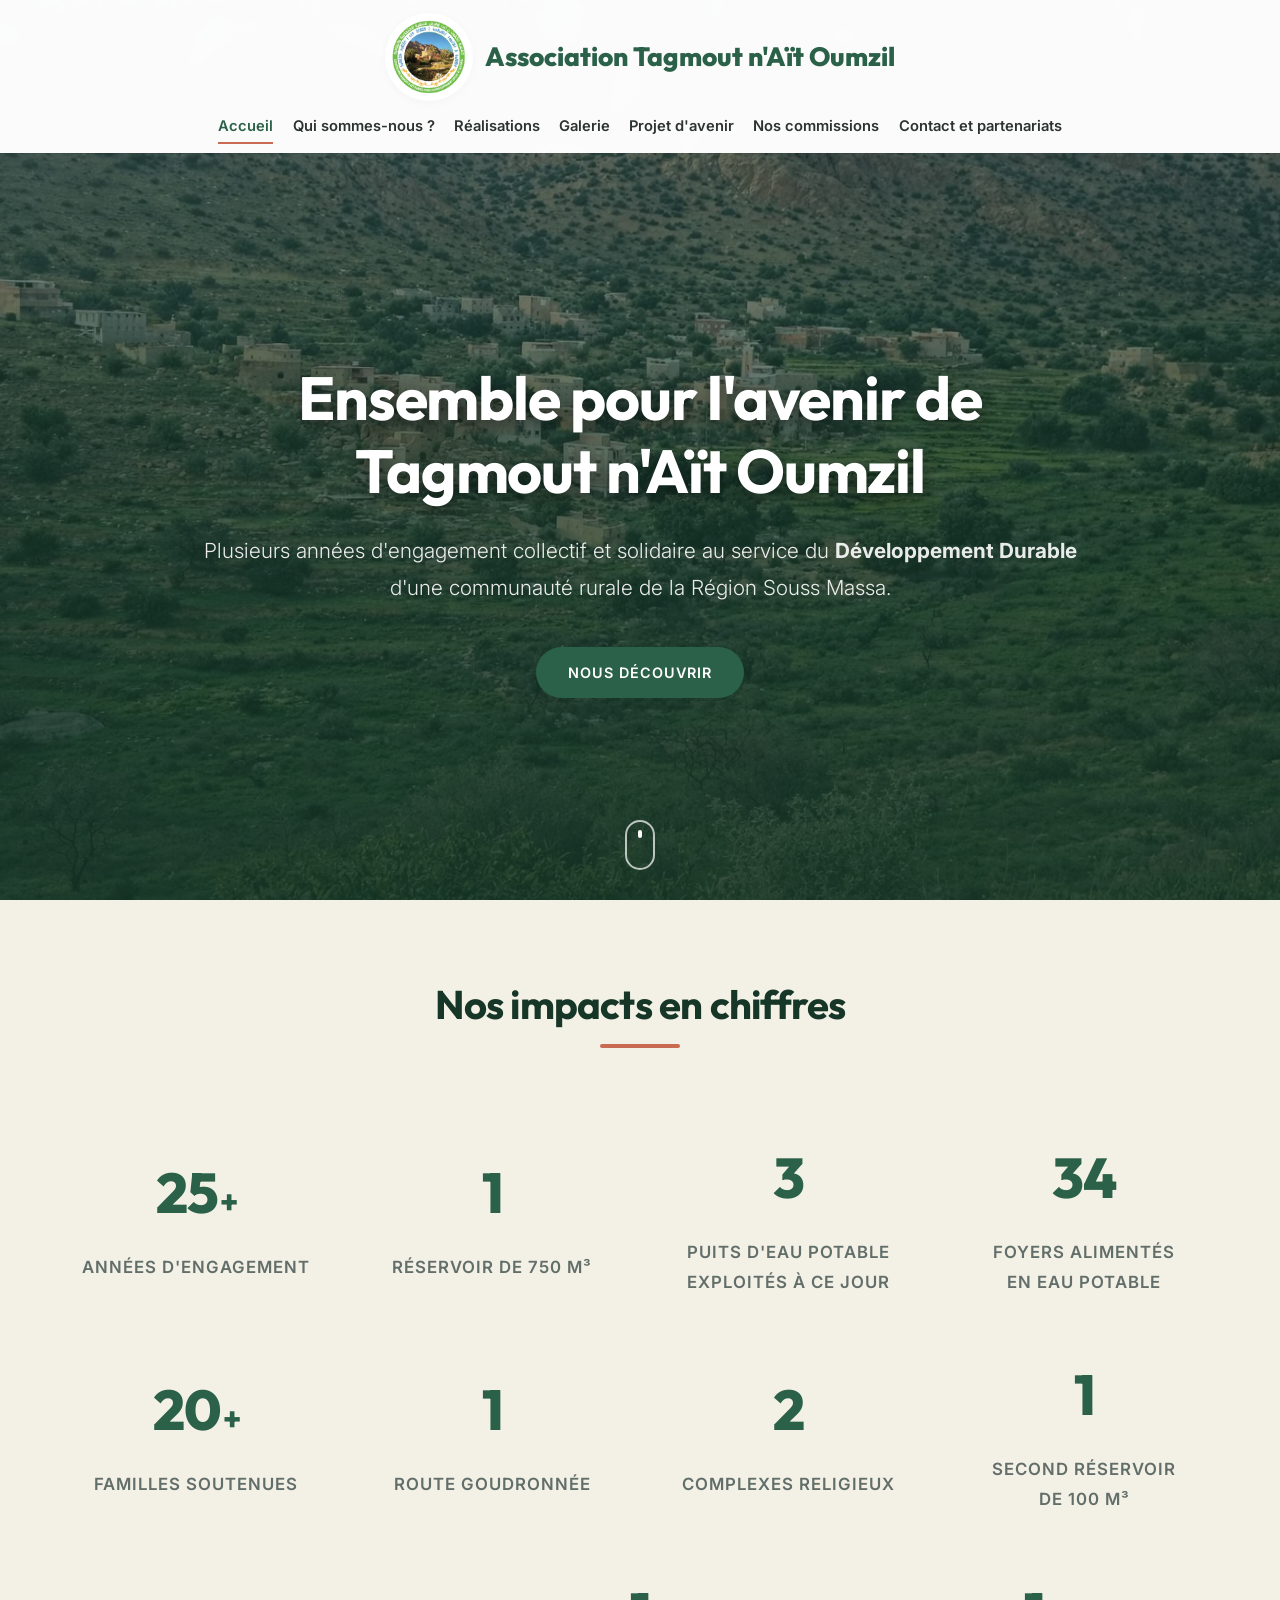
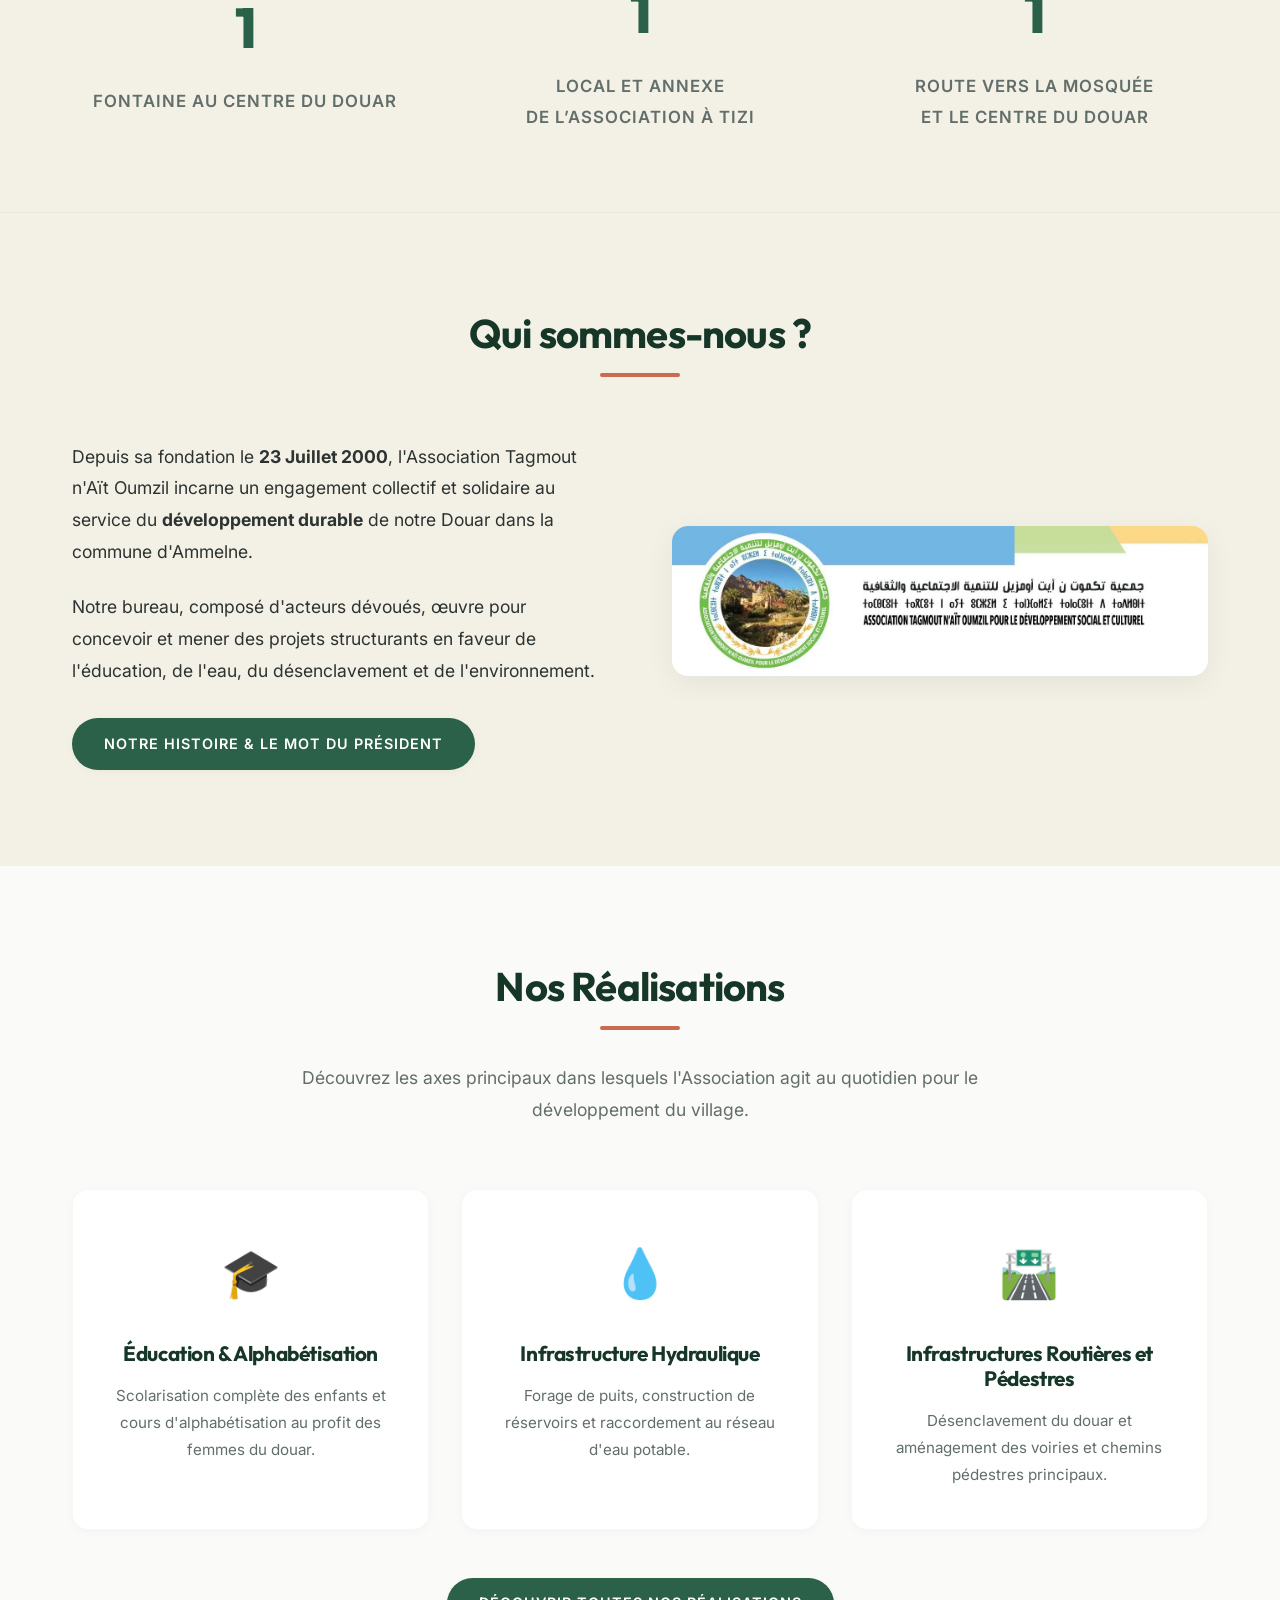
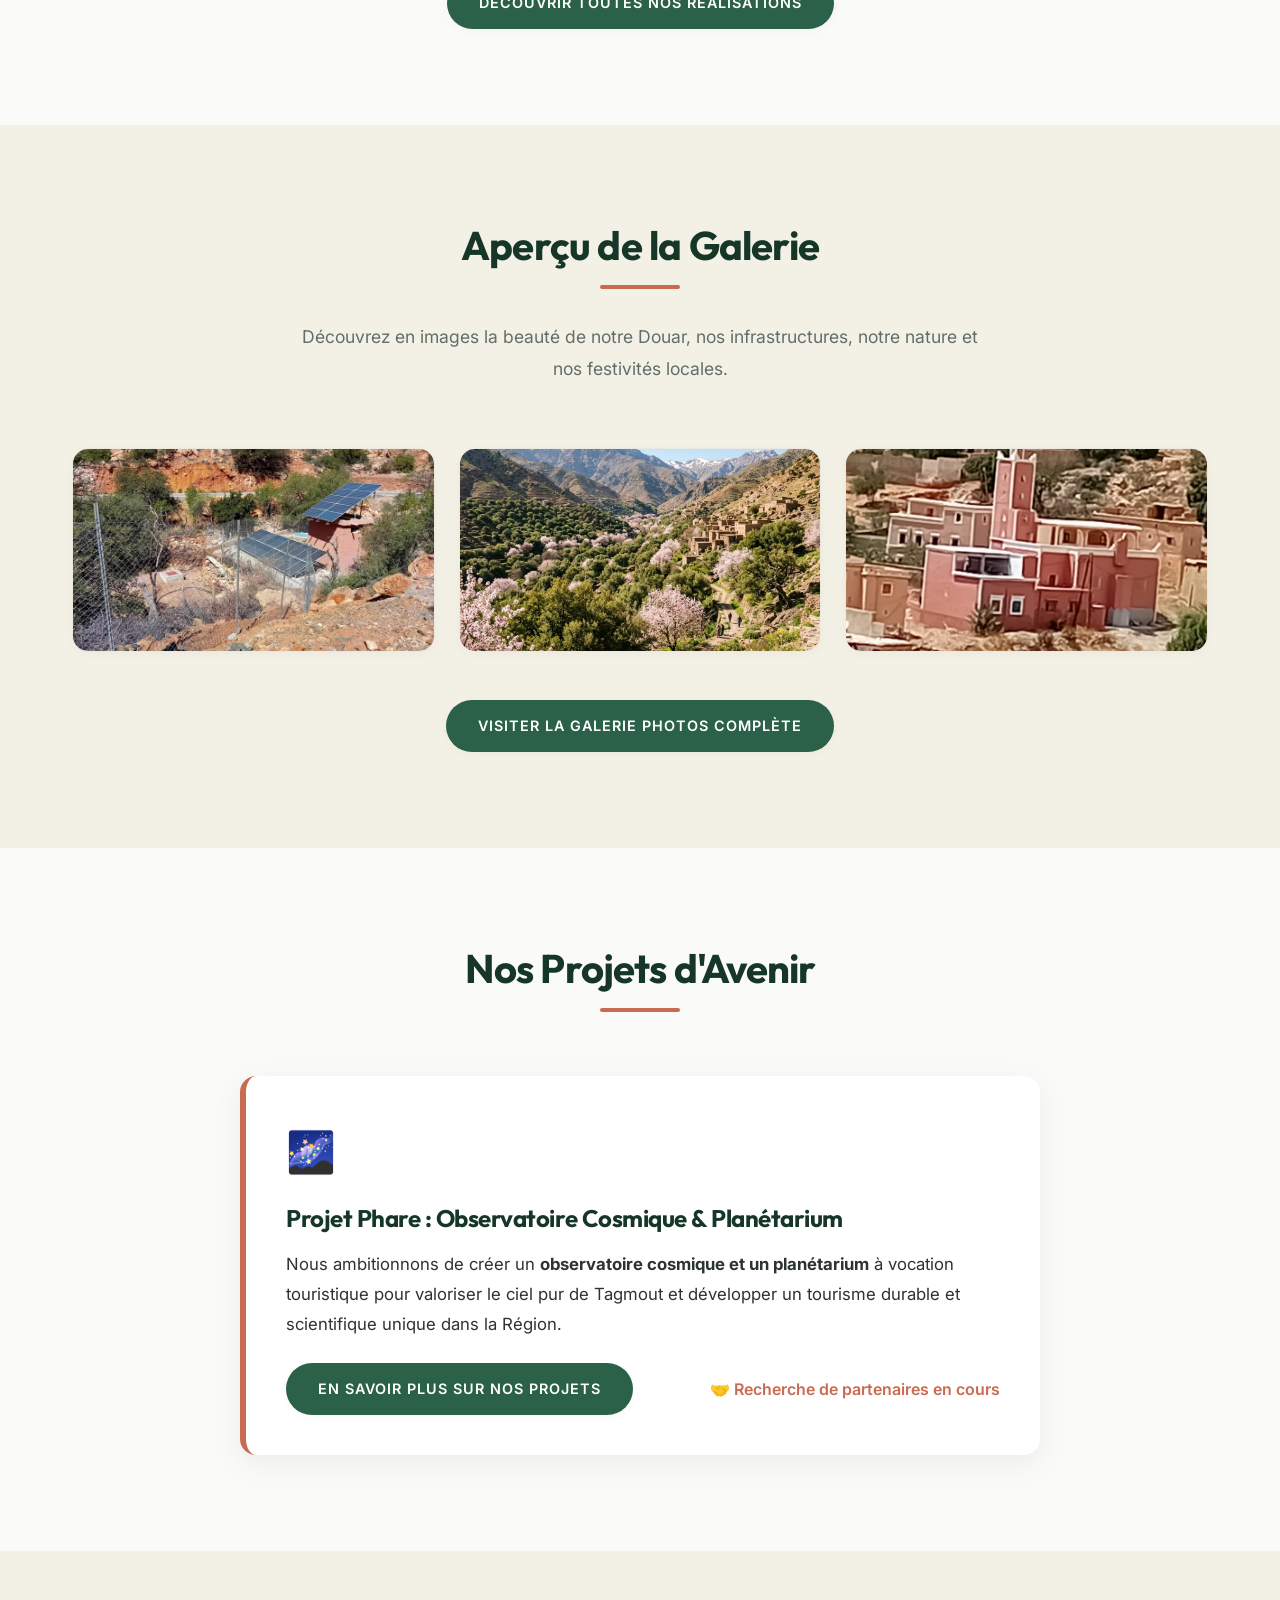
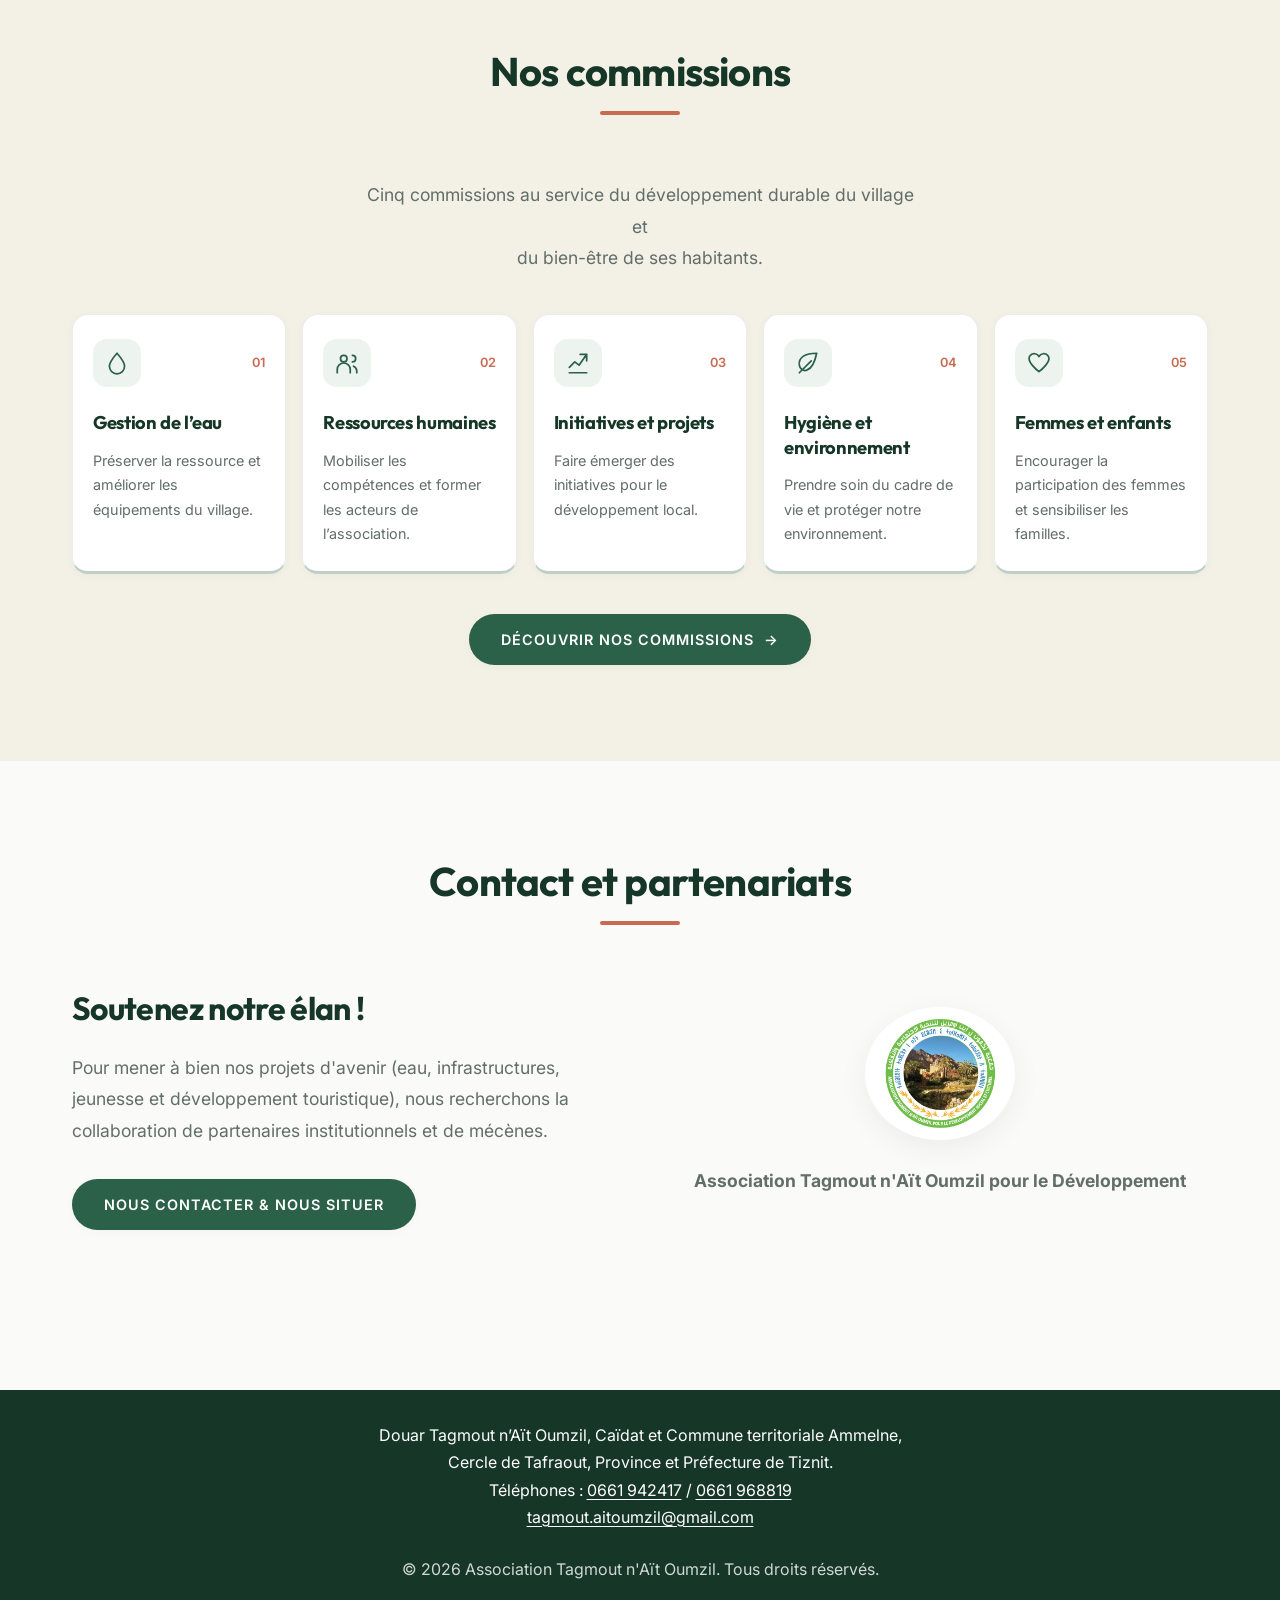
<file: index.html>
<!DOCTYPE html>
<html lang="fr">
<head>
    <meta charset="UTF-8">
    <meta name="viewport" content="width=device-width, initial-scale=1.0">
    <title>Association Tagmout n'Aït Oumzil - Accueil</title>
    <meta name="description" content="Site officiel de l'Association Tagmout n'Aït Oumzil, dédiée au développement durable, à la solidarité et à l'avenir de notre communauté rurale à Ammelne.">
    <!-- Google Fonts -->
    <link rel="preconnect" href="https://fonts.googleapis.com">
    <link rel="preconnect" href="https://fonts.gstatic.com" crossorigin>
    <link href="https://fonts.googleapis.com/css2?family=Inter:wght@300;400;600;800&family=Outfit:wght@400;700;900&display=swap" rel="stylesheet">
    <!-- Main Stylesheet -->
    <link rel="stylesheet" href="styles.css?v=2.16">
</head>
<body>
    <!-- Navbar -->
    <nav id="navbar">
        <div class="nav-container">
            <a href="index.html" class="logo">
                <img src="images/logo.webp" alt="Logo Association Tagmout n'Aït Oumzil">
                <span>Association Tagmout n'Aït Oumzil</span>
            </a>
            <ul class="nav-menu" id="navigation-principale">
                <li><a href="index.html" class="nav-links">Accueil</a></li>
                <li><a href="qui-sommes-nous.html" class="nav-links">Qui sommes-nous ?</a></li>
                <li><a href="realisations.html" class="nav-links">Réalisations</a></li>
                <li><a href="galerie.html" class="nav-links">Galerie</a></li>
                <li><a href="projets-d-avenir.html" class="nav-links">Projet d'avenir</a></li>
                <li><a href="commissions-thematiques.html" class="nav-links">Nos commissions</a></li>
                <li><a href="contact.html" class="nav-links"><span class="nav-label-desktop">Contact et partenariats</span><span class="nav-label-mobile">Contact</span></a></li>
            </ul>
        </div>
    </nav>

    <!-- Hero Section -->
    <header id="accueil" class="hero">
        <div class="hero-bg"></div>
        <div class="hero-overlay"></div>
        <div class="hero-content">
            <h1 class="animate-title">Ensemble pour l'avenir de Tagmout n'Aït Oumzil</h1>
            <p class="hero-subtitle animate-subtitle">Plusieurs années d'engagement collectif et solidaire au service du <strong>Développement Durable</strong> d'une communauté rurale de la Région Souss Massa.</p>
            <div class="hero-buttons animate-btn">
                <a href="qui-sommes-nous.html" class="btn btn-primary btn-glow">Nous Découvrir</a>
            </div>
        </div>
        <div class="scroll-indicator">
            <div class="mouse">
                <div class="wheel"></div>
            </div>
        </div>
    </header>

    <!-- Chiffres Clés Section -->
    <section id="chiffres-cles" class="stats-section">
        <div class="container stats-container">
            <div class="section-title" style="width: 100%; margin-bottom: 2rem;">
                <h2>Nos impacts en chiffres</h2>
                <div class="underline"></div>
            </div>
            <div class="stat-item scroll-reveal">
                <div class="stat-number"><span class="counter" data-target="25">0</span><span class="stat-suffix">+</span></div>
                <p>Années d'engagement</p>
            </div>
            <div class="stat-item scroll-reveal" style="transition-delay: 0.1s;">
                <div class="stat-number"><span class="counter" data-target="1">0</span></div>
                <p>Réservoir de 750 m³</p>
            </div>
            <div class="stat-item scroll-reveal" style="transition-delay: 0.2s;">
                <div class="stat-number"><span class="counter" data-target="3">0</span></div>
                <p>Puits d'eau potable<br>exploités à ce jour</p>
            </div>
            <div class="stat-item scroll-reveal" style="transition-delay: 0.3s;">
                <div class="stat-number"><span class="counter" data-target="34">0</span></div>
                <p>Foyers&nbsp;alimentés<br>en&nbsp;eau&nbsp;potable</p>
            </div>
            <div class="stat-item scroll-reveal" style="transition-delay: 0.4s;">
                <div class="stat-number"><span class="counter" data-target="20">0</span><span class="stat-suffix">+</span></div>
                <p>Familles soutenues</p>
            </div>
            <div class="stat-item scroll-reveal" style="transition-delay: 0.5s;">
                <div class="stat-number"><span class="counter" data-target="1">0</span></div>
                <p>Route goudronnée</p>
            </div>
            <div class="stat-item scroll-reveal" style="transition-delay: 0.6s;">
                <div class="stat-number"><span class="counter" data-target="2">0</span></div>
                <p>Complexes religieux</p>
            </div>
            <div class="stat-item scroll-reveal" style="transition-delay: 0.7s;">
                <div class="stat-number"><span class="counter" data-target="1">0</span></div>
                <p>Second réservoir<br>de 100 m³</p>
            </div>
            <div class="stat-item scroll-reveal" style="transition-delay: 0.8s;">
                <div class="stat-number"><span class="counter" data-target="1">0</span></div>
                <p>Fontaine au centre du Douar</p>
            </div>
            <div class="stat-item scroll-reveal" style="transition-delay: 0.9s;">
                <div class="stat-number"><span class="counter" data-target="1">0</span></div>
                <p>local et annexe<br>de l’Association à Tizi</p>
            </div>
            <div class="stat-item scroll-reveal" style="transition-delay: 1s;">
                <div class="stat-number"><span class="counter" data-target="1">0</span></div>
                <p>Route vers la Mosquée<br>et le centre du Douar</p>
            </div>
        </div>
    </section>

    <!-- Aperçu Qui Sommes-Nous -->
    <section class="section light-bg">
        <div class="container">
            <div class="section-title">
                <h2>Qui sommes-nous ?</h2>
                <div class="underline"></div>
            </div>
            <div class="about-grid">
                <div class="about-text scroll-reveal">
                    <p>Depuis sa fondation le <strong>23 Juillet 2000</strong>, l'Association Tagmout n'Aït Oumzil incarne un engagement collectif et solidaire au service du <strong>développement durable</strong> de notre Douar dans la commune d'Ammelne.</p>
                    <p>Notre bureau, composé d'acteurs dévoués, œuvre pour concevoir et mener des projets structurants en faveur de l'éducation, de l'eau, du désenclavement et de l'environnement.</p>
                    <div style="margin-top: 2rem;">
                        <a href="qui-sommes-nous.html" class="btn btn-primary">Notre histoire & Le Mot du Président</a>
                    </div>
                </div>
                <div class="about-image scroll-reveal">
                    <img src="images/banniere.webp" alt="Bannière de l'association Tagmout" class="floating-img">
                </div>
            </div>
        </div>
    </section>

    <!-- Aperçu Réalisations -->
    <section class="section">
        <div class="container">
            <div class="section-title">
                <h2>Nos Réalisations</h2>
                <div class="underline"></div>
            </div>
            <p class="section-subtitle">Découvrez les axes principaux dans lesquels l'Association agit au quotidien pour le développement du village.</p>
            
            <div class="cards-grid">
                <div class="card scroll-reveal">
                    <div class="card-icon">🎓</div>
                    <h3>Éducation & Alphabétisation</h3>
                    <p>Scolarisation complète des enfants et cours d'alphabétisation au profit des femmes du douar.</p>
                </div>
                <div class="card scroll-reveal">
                    <div class="card-icon">💧</div>
                    <h3>Infrastructure Hydraulique</h3>
                    <p>Forage de puits, construction de réservoirs et raccordement au réseau d'eau potable.</p>
                </div>
                <div class="card scroll-reveal">
                    <div class="card-icon">🛣️</div>
                    <h3>Infrastructures Routières et Pédestres</h3>
                    <p>Désenclavement du douar et aménagement des voiries et chemins pédestres principaux.</p>
                </div>
            </div>
            
            <div style="text-align: center; margin-top: 3rem;" class="scroll-reveal">
                <a href="realisations.html" class="btn btn-primary">Découvrir toutes nos réalisations</a>
            </div>
        </div>
    </section>

    <!-- Aperçu Galerie -->
    <section class="section light-bg">
        <div class="container">
            <div class="section-title">
                <h2>Aperçu de la Galerie</h2>
                <div class="underline"></div>
            </div>
            <p class="section-subtitle">Découvrez en images la beauté de notre Douar, nos infrastructures, notre nature et nos festivités locales.</p>
            
            <div style="display: grid; grid-template-columns: repeat(auto-fit, minmax(280px, 1fr)); gap: 1.5rem; margin-bottom: 3rem;">
                <div class="gallery-item scroll-reveal" style="border-radius: var(--border-radius); overflow: hidden; aspect-ratio: 16/9; box-shadow: var(--shadow-sm);">
                    <img src="images/galerie-web/eau/Projet Eau Potable Tizirte/installation-eau-panneaux-solaires-vue-ensemble.jpeg.webp" alt="Installation d’eau et panneaux solaires de Tagmout" style="width: 100%; height: 100%; object-fit: cover;">
                </div>
                <div class="gallery-item scroll-reveal" style="border-radius: var(--border-radius); overflow: hidden; aspect-ratio: 16/9; box-shadow: var(--shadow-sm); transition-delay: 0.1s;">
                    <img src="images/galerie/environnement/1.webp" alt="Plantations" style="width: 100%; height: 100%; object-fit: cover;">
                </div>
                <div class="gallery-item scroll-reveal" style="border-radius: var(--border-radius); overflow: hidden; aspect-ratio: 16/9; box-shadow: var(--shadow-sm); transition-delay: 0.2s;">
                    <img src="images/galerie/religion/Mosquee%20face%201.jpeg" alt="Mosquée" style="width: 100%; height: 100%; object-fit: cover;">
                </div>
            </div>

            <div style="text-align: center;" class="scroll-reveal">
                <a href="galerie.html" class="btn btn-primary">Visiter la galerie photos complète</a>
            </div>
        </div>
    </section>

    <!-- Aperçu Projets d'Avenir -->
    <section class="section">
        <div class="container">
            <div class="section-title">
                <h2>Nos Projets d'Avenir</h2>
                <div class="underline"></div>
            </div>
            
            <!-- Observatoire Highlight -->
            <div class="observatory-card scroll-reveal" style="max-width: 800px; margin: 0 auto; background: var(--white); border-radius: var(--border-radius); padding: 2.5rem; box-shadow: var(--shadow-md); border-left: 6px solid var(--secondary); text-align: left;">
                <div style="font-size: 2.5rem; margin-bottom: 1rem;">🌌</div>
                <h3 style="font-size: 1.5rem; color: var(--primary-dark); margin-bottom: 1rem; font-family: var(--font-heading);">Projet Phare : Observatoire Cosmique & Planétarium</h3>
                <p style="font-size: 1.05rem; line-height: 1.8; color: var(--text-main); margin-bottom: 1.5rem;">
                    Nous ambitionnons de créer un <strong>observatoire cosmique et un planétarium</strong> à vocation touristique pour valoriser le ciel pur de Tagmout et développer un tourisme durable et scientifique unique dans la Région.
                </p>
                <div style="display: flex; justify-content: space-between; align-items: center; flex-wrap: wrap; gap: 1rem;">
                    <a href="projets-d-avenir.html" class="btn btn-primary">En savoir plus sur nos projets</a>
                    <span style="font-weight: 600; color: var(--secondary); display: flex; align-items: center; gap: 0.3rem;">🤝 Recherche de partenaires en cours</span>
                </div>
            </div>
        </div>
    </section>

    <!-- Aperçu des commissions -->
    <section class="section light-bg" id="nos-commissions">
        <div class="container">
            <div class="section-title">
                <h2>Nos commissions</h2>
                <div class="underline"></div>
            </div>
            <p class="section-subtitle commissions-intro">Cinq commissions au service du développement durable du village<br>et<br>du bien-être de ses habitants.</p>
            <ul class="commissions-grid">
                <li class="commission-card">
                    <div class="commission-card-top"><span class="commission-icon"><svg viewBox="0 0 24 24" fill="none" stroke="currentColor" stroke-width="1.6" stroke-linecap="round" stroke-linejoin="round" aria-hidden="true"><path d="M12 3S5 11 5 15a7 7 0 0 0 14 0c0-4-7-12-7-12Z"/></svg></span><span class="commission-number" aria-hidden="true">01</span></div>
                    <h3>Gestion de l’eau</h3>
                    <p>Préserver la ressource et améliorer les équipements du village.</p>
                </li>
                <li class="commission-card">
                    <div class="commission-card-top"><span class="commission-icon"><svg viewBox="0 0 24 24" fill="none" stroke="currentColor" stroke-width="1.6" stroke-linecap="round" stroke-linejoin="round" aria-hidden="true"><path d="M9 5a3 3 0 1 0 0 6 3 3 0 0 0 0-6ZM3 21v-3a6 6 0 0 1 12 0v3M17 5a3 3 0 0 1 0 6M18 15a5 5 0 0 1 3 4v2"/></svg></span><span class="commission-number" aria-hidden="true">02</span></div>
                    <h3>Ressources humaines</h3>
                    <p>Mobiliser les compétences et former les acteurs de l’association.</p>
                </li>
                <li class="commission-card">
                    <div class="commission-card-top"><span class="commission-icon"><svg viewBox="0 0 24 24" fill="none" stroke="currentColor" stroke-width="1.6" stroke-linecap="round" stroke-linejoin="round" aria-hidden="true"><path d="m4 16 5-5 4 3 7-10M14 4h6v6M4 21h16"/></svg></span><span class="commission-number" aria-hidden="true">03</span></div>
                    <h3>Initiatives et projets</h3>
                    <p>Faire émerger des initiatives pour le développement local.</p>
                </li>
                <li class="commission-card">
                    <div class="commission-card-top"><span class="commission-icon"><svg viewBox="0 0 24 24" fill="none" stroke="currentColor" stroke-width="1.6" stroke-linecap="round" stroke-linejoin="round" aria-hidden="true"><path d="M20 3C9 3 3 7 4 14s12 9 16-11ZM4 21 15 10"/></svg></span><span class="commission-number" aria-hidden="true">04</span></div>
                    <h3>Hygiène et environnement</h3>
                    <p>Prendre soin du cadre de vie et protéger notre environnement.</p>
                </li>
                <li class="commission-card">
                    <div class="commission-card-top"><span class="commission-icon"><svg viewBox="0 0 24 24" fill="none" stroke="currentColor" stroke-width="1.6" stroke-linecap="round" stroke-linejoin="round" aria-hidden="true"><path d="M20 5a5 5 0 0 0-8 1 5 5 0 0 0-8-1c-5 5 8 15 8 15S25 10 20 5Z"/></svg></span><span class="commission-number" aria-hidden="true">05</span></div>
                    <h3>Femmes et enfants</h3>
                    <p>Encourager la participation des femmes et sensibiliser les familles.</p>
                </li>
            </ul>
            <div class="commissions-action">
                <a href="commissions-thematiques.html" class="btn btn-primary">Découvrir nos commissions <span aria-hidden="true">&nbsp;→</span></a>
            </div>
        </div>
    </section>

    <!-- Appel aux Partenaires / Contact Section -->
    <section class="section">
        <div class="container">
            <div class="section-title">
                <h2>Contact et partenariats</h2>
                <div class="underline"></div>
            </div>
            <div class="contact-grid">
                <div class="contact-message scroll-reveal">
                    <h3>Soutenez notre élan !</h3>
                    <p>Pour mener à bien nos projets d'avenir (eau, infrastructures, jeunesse et développement touristique), nous recherchons la collaboration de partenaires institutionnels et de mécènes.</p>
                    <div style="margin-top: 2rem;">
                        <a href="contact.html" class="btn btn-primary">Nous Contacter & Nous Situer</a>
                    </div>
                </div>
                <div class="contact-message scroll-reveal" style="text-align: center;">
                    <img src="images/logo.webp" alt="Logo" style="max-width: 150px; border-radius: 50%; box-shadow: var(--shadow-md); margin-bottom: 1rem;">
                    <p><strong>Association Tagmout n'Aït Oumzil pour le Développement</strong></p>
                </div>
            </div>
        </div>
    </section>

    <!-- Footer -->
    <footer>
        <div class="container">
            <address class="association-address">
    <span>Douar Tagmout n’Aït Oumzil, Caïdat et Commune territoriale Ammelne,<br>Cercle de Tafraout, Province et Préfecture de Tiznit.</span>
    <span>Téléphones : <a href="tel:+212661942417">0661 942417</a> / <a href="tel:+212661968819">0661 968819</a></span>
    <span><a href="mailto:tagmout.aitoumzil@gmail.com">tagmout.aitoumzil@gmail.com</a></span>
</address>
            <p>&copy; 2026 Association Tagmout n'Aït Oumzil. Tous droits réservés.</p>
        </div>
    </footer>

    <script src="script.js?v=2.16"></script>
</body>
</html>
</file>
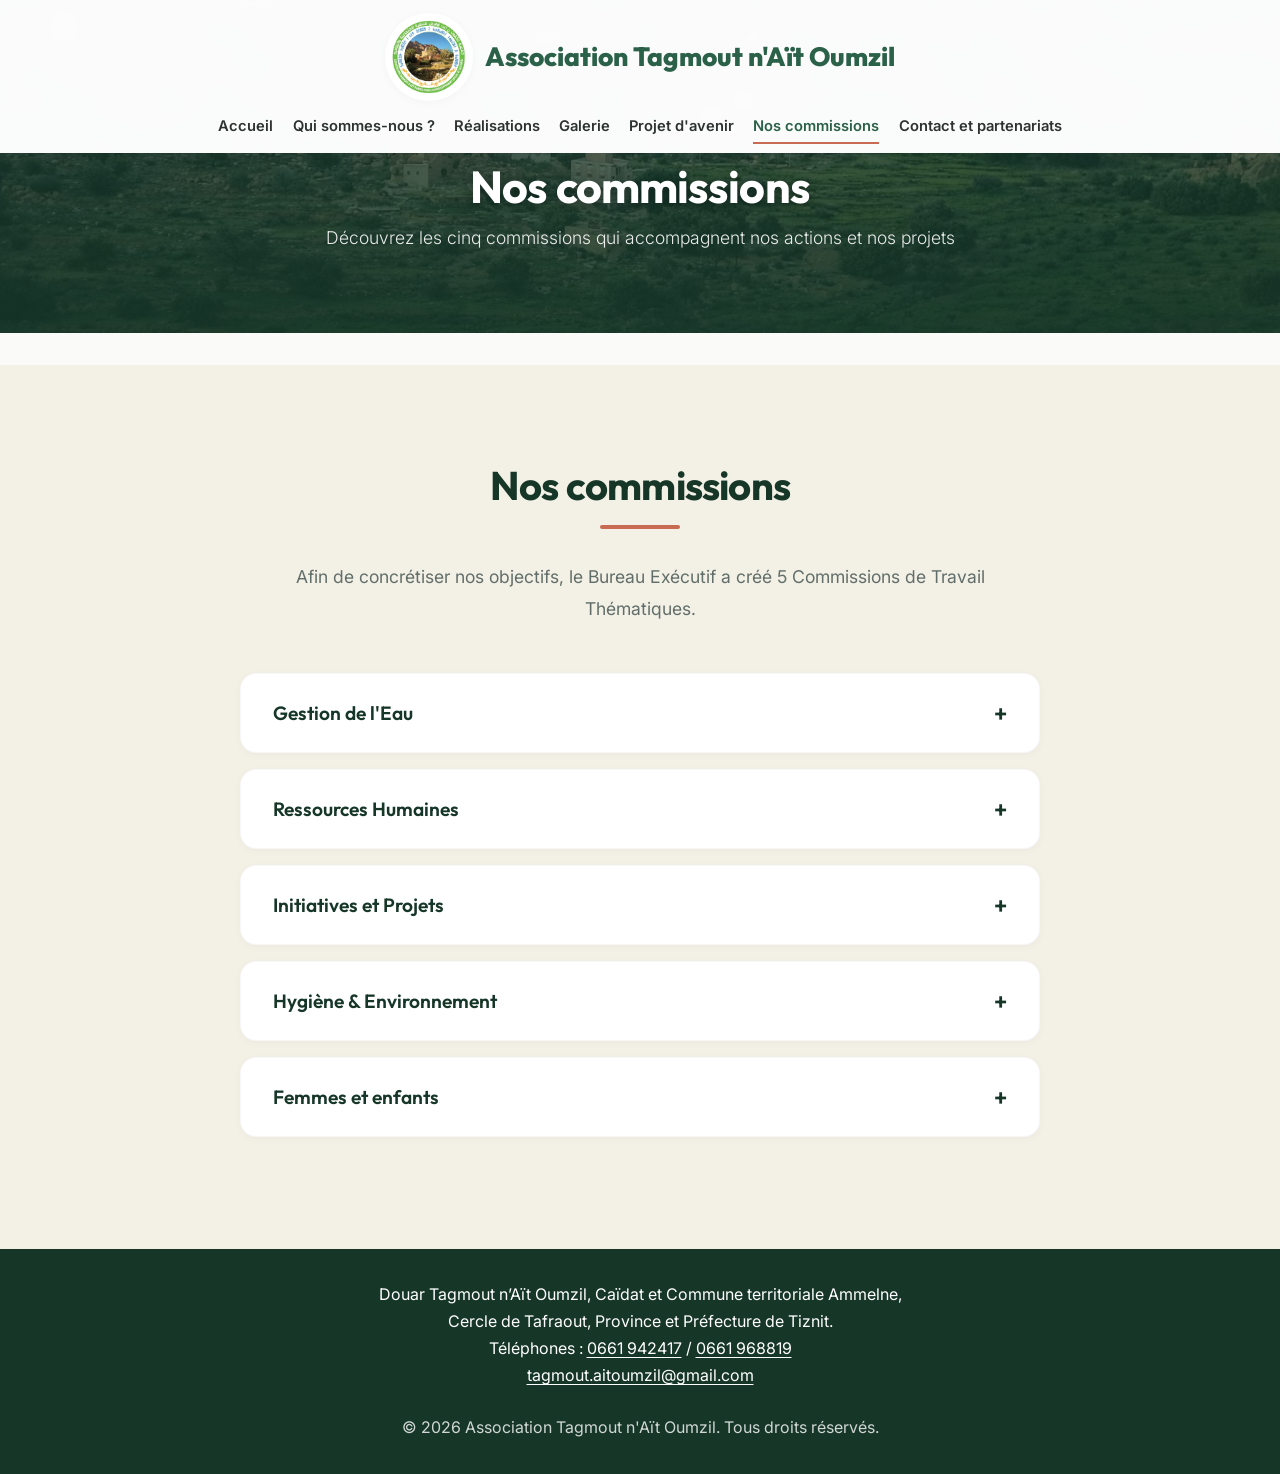
<file: commissions-thematiques.html>
<!DOCTYPE html>
<html lang="fr">
<head>
    <meta charset="UTF-8">
    <meta name="viewport" content="width=device-width, initial-scale=1.0">
    <title>Nos commissions - Association Tagmout n'Aït Oumzil</title>
    <meta name="description" content="Découvrez les cinq commissions thématiques de l’Association Tagmout : eau, ressources humaines, projets, environnement, femmes et enfants.">
    <!-- Google Fonts -->
    <link rel="preconnect" href="https://fonts.googleapis.com">
    <link rel="preconnect" href="https://fonts.gstatic.com" crossorigin>
    <link href="https://fonts.googleapis.com/css2?family=Inter:wght@300;400;600;800&family=Outfit:wght@400;700;900&display=swap" rel="stylesheet">
    <!-- Main Stylesheet -->
    <link rel="stylesheet" href="styles.css?v=2.16">
</head>
<body>
    <!-- Navbar -->
    <nav id="navbar">
        <div class="nav-container">
            <a href="index.html" class="logo">
                <img src="images/logo.webp" alt="Logo Association Tagmout n'Aït Oumzil">
                <span>Association Tagmout n'Aït Oumzil</span>
            </a>
            <ul class="nav-menu" id="navigation-principale">
                <li><a href="index.html" class="nav-links">Accueil</a></li>
                <li><a href="qui-sommes-nous.html" class="nav-links">Qui sommes-nous ?</a></li>
                <li><a href="realisations.html" class="nav-links">Réalisations</a></li>
                <li><a href="galerie.html" class="nav-links">Galerie</a></li>
                <li><a href="projets-d-avenir.html" class="nav-links">Projet d'avenir</a></li>
                <li><a href="commissions-thematiques.html" class="nav-links">Nos commissions</a></li>
                <li><a href="contact.html" class="nav-links"><span class="nav-label-desktop">Contact et partenariats</span><span class="nav-label-mobile">Contact</span></a></li>
            </ul>
        </div>
    </nav>

    <!-- Page Header -->
    <header class="page-header">
        <div class="page-header-content">
            <h1>Nos commissions</h1>
            <p>Découvrez les cinq commissions qui accompagnent nos actions et nos projets</p>
        </div>
    </header>

    <!-- Commissions Section -->
    <section class="section light-bg" id="commissions-section">
        <div class="container">
            <div class="section-title">
                <h2>Nos commissions</h2>
                <div class="underline"></div>
            </div>
            <p class="section-subtitle" style="margin-bottom: 3rem;">Afin de concrétiser nos objectifs, le Bureau Exécutif a créé 5 Commissions de Travail Thématiques.</p>

            <div class="accordion scroll-reveal">
                <div class="accordion-item">
                    <button class="accordion-header">Gestion de l'Eau</button>
                    <div class="accordion-content">
                        <ul>
                            <li>Sensibilisation sur la préservation de l'eau.</li>
                            <li>Réhabilitation des canaux de Zghoughen et des abords du Grand Réservoir Commun.</li>
                            <li>Renforcement du puits de Tizirte.</li>
                            <li>Construction d'un nouveau Réservoir pour la collecte des eaux de pluie.</li>
                        </ul>
                    </div>
                </div>
                <div class="accordion-item">
                    <button class="accordion-header">Ressources Humaines</button>
                    <div class="accordion-content">
                        <ul>
                            <li>Plan de formation pour le Bureau Exécutif.</li>
                            <li>Campagnes pour attirer les jeunes, les femmes et les compétences de la diaspora.</li>
                            <li>Création d'un site web pour la communication.</li>
                            <li>Création d'une page Facebook pour les échanges.</li>
                        </ul>
                    </div>
                </div>
                <div class="accordion-item">
                    <button class="accordion-header">Initiatives et Projets</button>
                    <div class="accordion-content">
                        <ul>
                            <li>Réhabilitation des trajets et panneaux de signalisation.</li>
                            <li>Route pour les véhicules et transport vers la Mosquée et les demeures du Centre du Douar/Village.</li>
                            <li>Création d'une coopérative d'exploitation des potentialités.</li>
                            <li>Espace de détente, repos et rencontres au centre du Douar.</li>
                        </ul>
                    </div>
                </div>
                <div class="accordion-item">
                    <button class="accordion-header">Hygiène & Environnement</button>
                    <div class="accordion-content">
                        <ul>
                            <li>Installations de fûts d'incinération des déchets ménagers.</li>
                            <li>Nettoyage des points noirs du Douar.</li>
                            <li>Soutien au projet d'assainissement liquide écologique.</li>
                        </ul>
                    </div>
                </div>
                <div class="accordion-item">
                    <button class="accordion-header">Femmes et enfants</button>
                    <div class="accordion-content">
                        <ul>
                            <li>Campagnes de sensibilisation pour les femmes (développement, eau, hygiène).</li>
                            <li>Campagnes pour attirer les compétences des femmes résidentes ou à l'étranger.</li>
                            <li>Soutien à la création de la coopérative du Douar.</li>
                        </ul>
                    </div>
                </div>
            </div>
        </div>
    </section>

    <!-- Footer -->
    <footer>
        <div class="container">
            <address class="association-address">
    <span>Douar Tagmout n’Aït Oumzil, Caïdat et Commune territoriale Ammelne,<br>Cercle de Tafraout, Province et Préfecture de Tiznit.</span>
    <span>Téléphones : <a href="tel:+212661942417">0661 942417</a> / <a href="tel:+212661968819">0661 968819</a></span>
    <span><a href="mailto:tagmout.aitoumzil@gmail.com">tagmout.aitoumzil@gmail.com</a></span>
</address>
            <p>&copy; 2026 Association Tagmout n'Aït Oumzil. Tous droits réservés.</p>
        </div>
    </footer>

    <script src="script.js?v=2.16"></script>
</body>
</html>
</file>
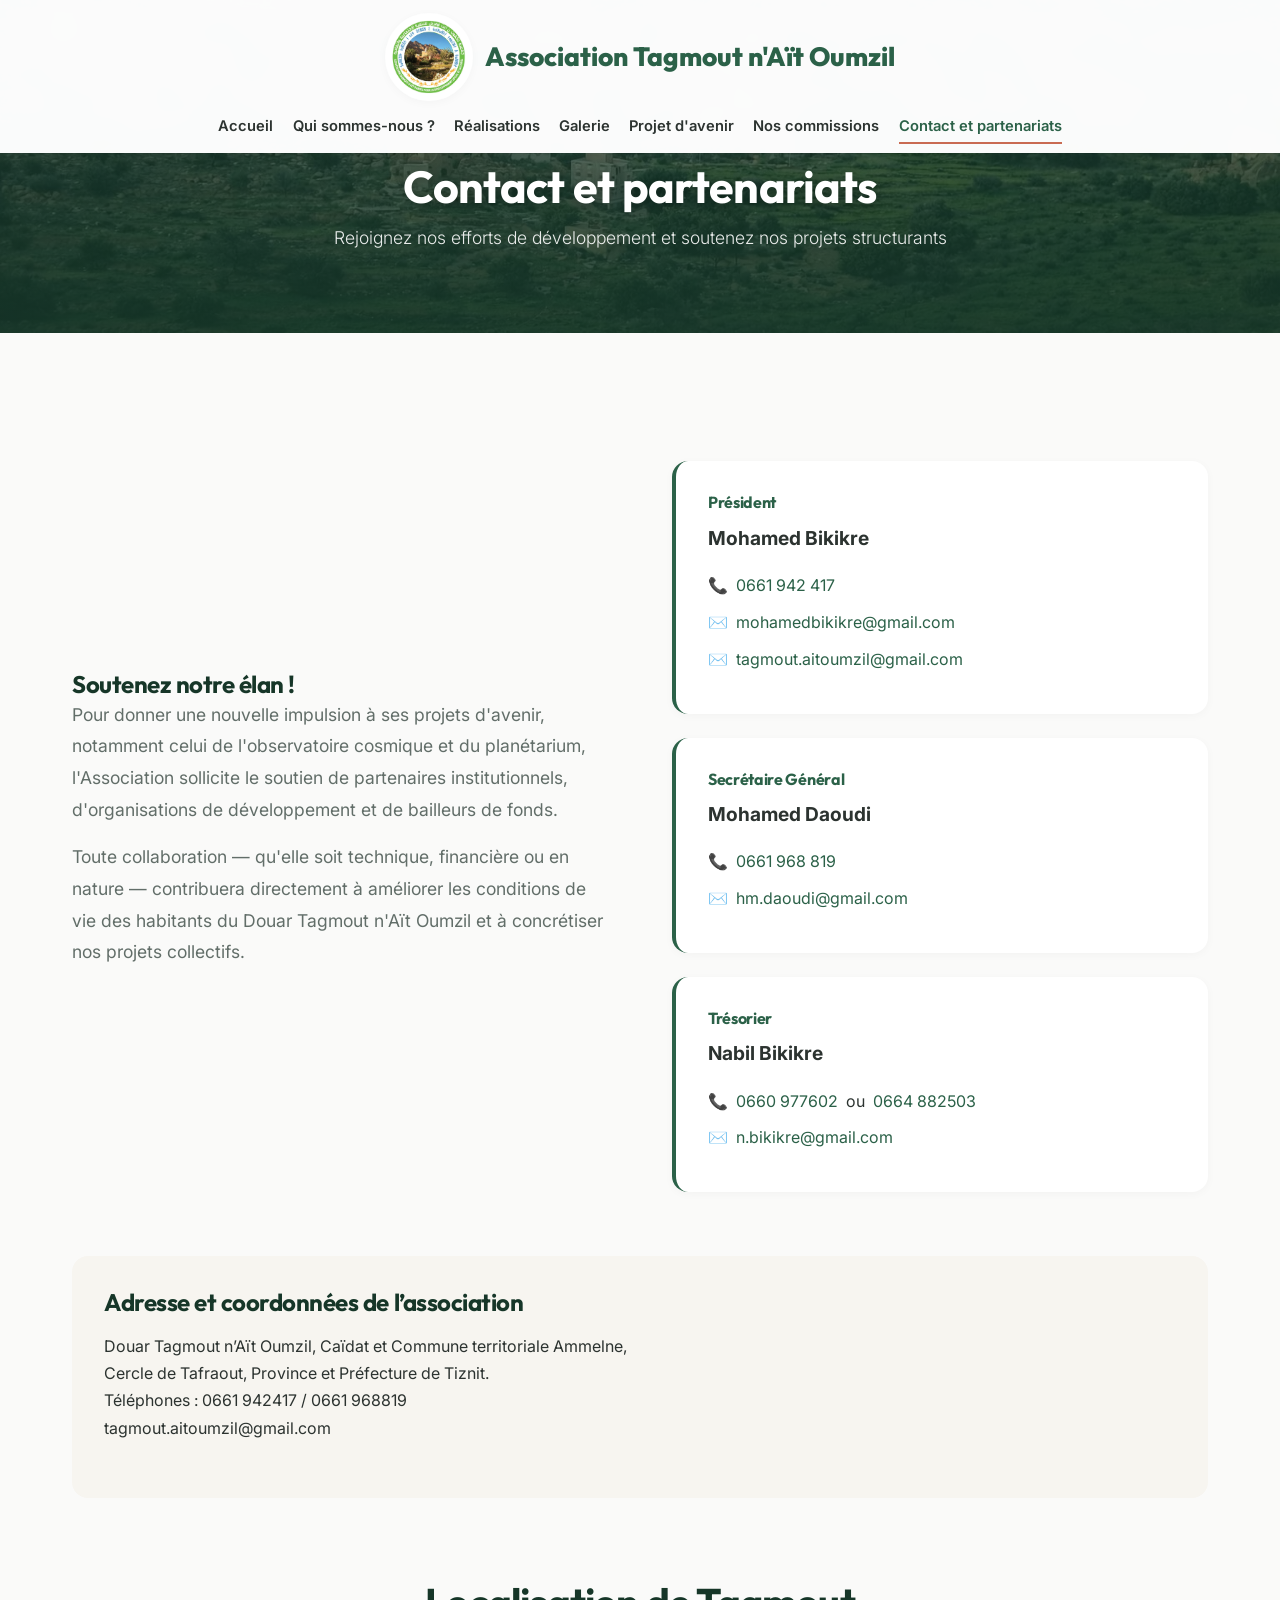
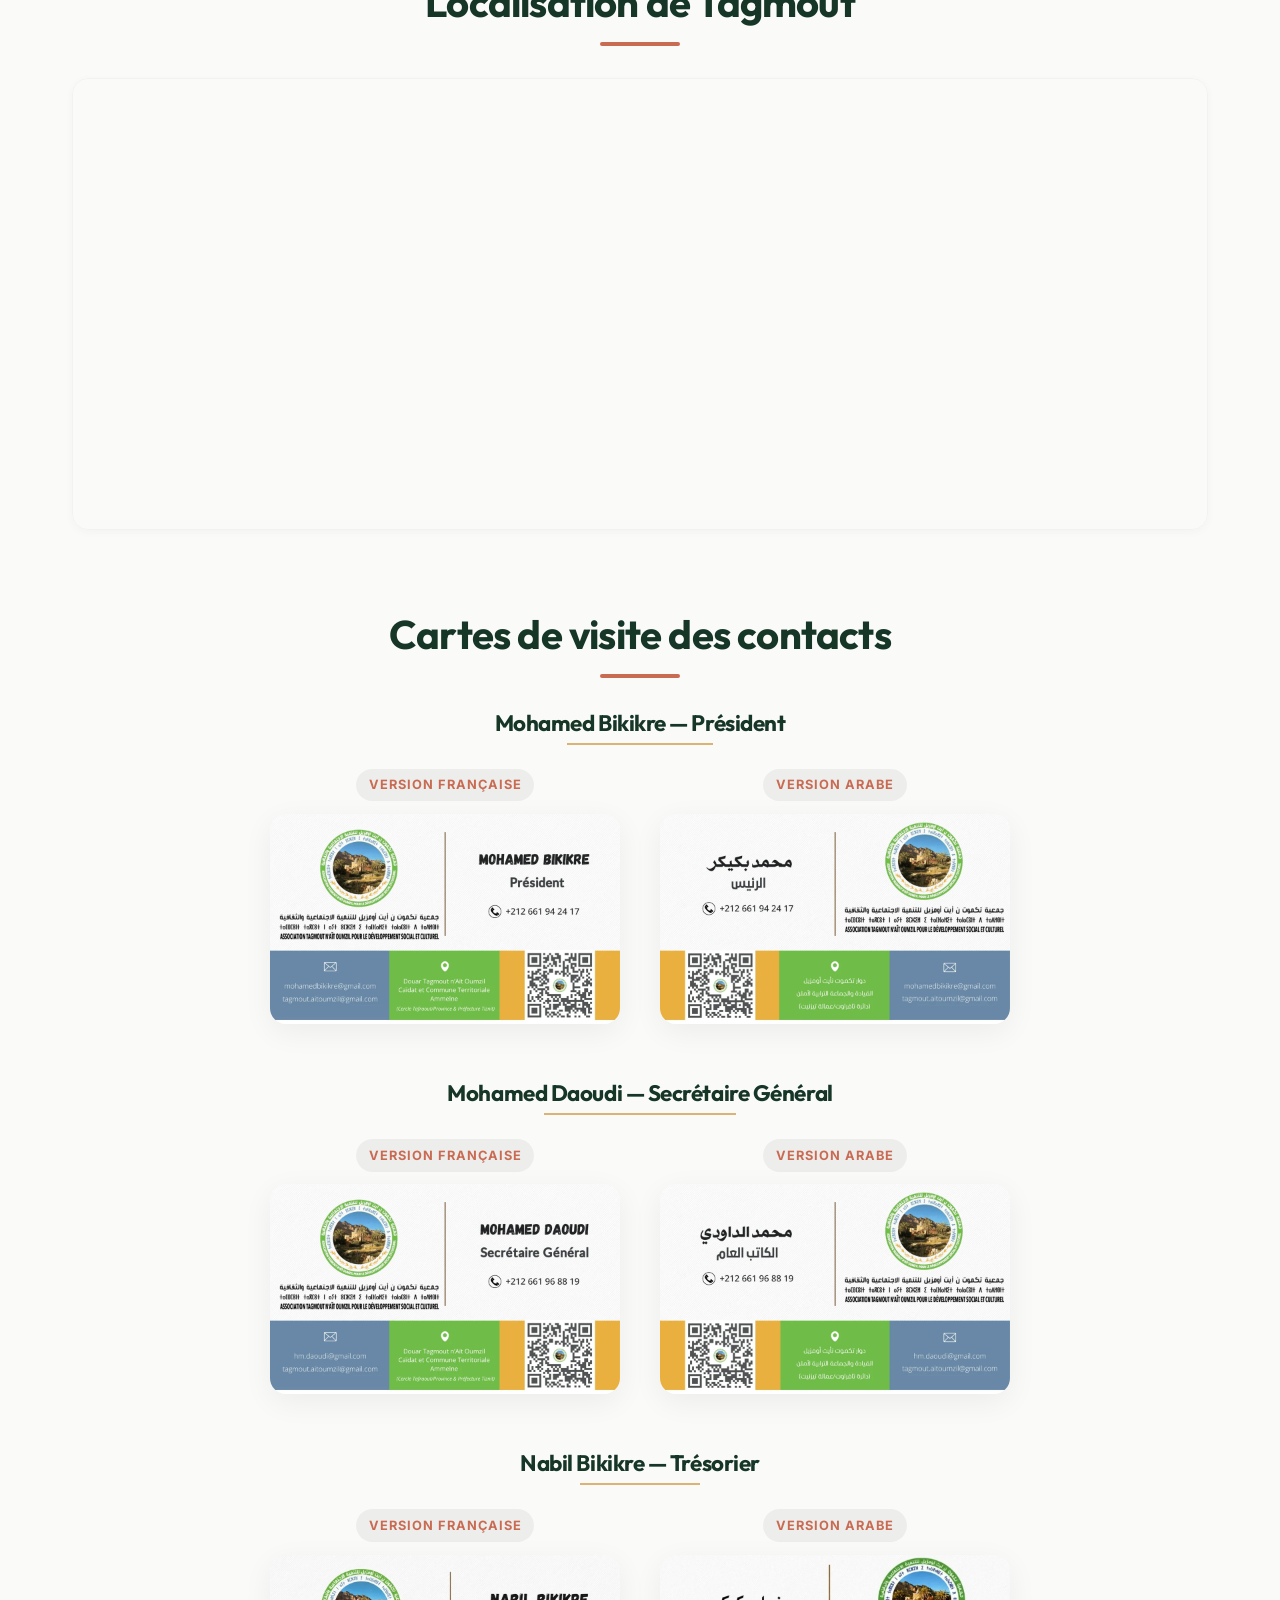
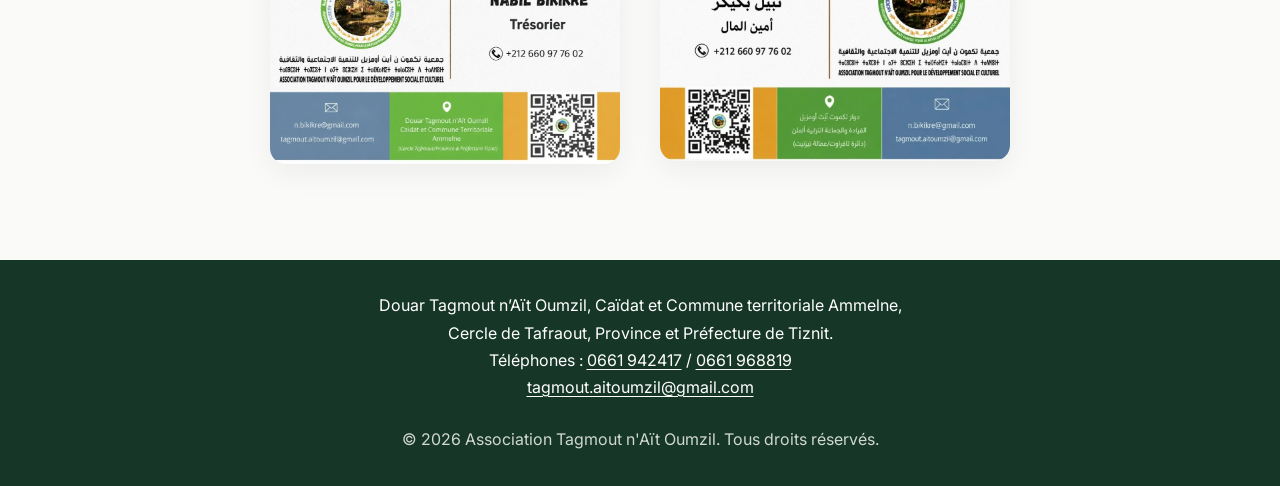
<file: contact.html>
<!DOCTYPE html>
<html lang="fr">
<head>
    <meta charset="UTF-8">
    <meta name="viewport" content="width=device-width, initial-scale=1.0">
    <title>Contact et partenariats - Association Tagmout n'Aït Oumzil</title>
    <meta name="description" content="Contactez l'Association Tagmout n'Aït Oumzil. Découvrez comment soutenir nos projets de développement durable et d'astrotourisme à Ammelne.">
    <!-- Google Fonts -->
    <link rel="preconnect" href="https://fonts.googleapis.com">
    <link rel="preconnect" href="https://fonts.gstatic.com" crossorigin>
    <link href="https://fonts.googleapis.com/css2?family=Inter:wght@300;400;600;800&family=Outfit:wght@400;700;900&display=swap" rel="stylesheet">
    <!-- Main Stylesheet -->
    <link rel="stylesheet" href="styles.css?v=2.16">
</head>
<body>
    <!-- Navbar -->
    <nav id="navbar">
        <div class="nav-container">
            <a href="index.html" class="logo">
                <img src="images/logo.webp" alt="Logo Association Tagmout n'Aït Oumzil">
                <span>Association Tagmout n'Aït Oumzil</span>
            </a>
            <ul class="nav-menu" id="navigation-principale">
                <li><a href="index.html" class="nav-links">Accueil</a></li>
                <li><a href="qui-sommes-nous.html" class="nav-links">Qui sommes-nous ?</a></li>
                <li><a href="realisations.html" class="nav-links">Réalisations</a></li>
                <li><a href="galerie.html" class="nav-links">Galerie</a></li>
                <li><a href="projets-d-avenir.html" class="nav-links">Projet d'avenir</a></li>
                <li><a href="commissions-thematiques.html" class="nav-links">Nos commissions</a></li>
                <li><a href="contact.html" class="nav-links"><span class="nav-label-desktop">Contact et partenariats</span><span class="nav-label-mobile">Contact</span></a></li>
            </ul>
        </div>
    </nav>

    <!-- Page Header -->
    <header class="page-header">
        <div class="page-header-content">
            <h1>Contact et partenariats</h1>
            <p>Rejoignez nos efforts de développement et soutenez nos projets structurants</p>
        </div>
    </header>

    <!-- Contact & Partners Section -->
    <section class="section">
        <div class="container">
            <div class="contact-grid">
                <div class="contact-message scroll-reveal">
                    <h2>Soutenez notre élan !</h2>
                    <p>Pour donner une nouvelle impulsion à ses projets d'avenir, notamment celui de l'observatoire cosmique et du planétarium, l'Association sollicite le soutien de partenaires institutionnels, d'organisations de développement et de bailleurs de fonds.</p>
                    <p>Toute collaboration — qu'elle soit technique, financière ou en nature — contribuera directement à améliorer les conditions de vie des habitants du Douar Tagmout n'Aït Oumzil et à concrétiser nos projets collectifs.</p>
                </div>
                
                <div class="contact-cards">
                    <div class="contact-card scroll-reveal" style="transition-delay: 0.1s;">
                        <h4>Président</h4>
                        <p class="name">Mohamed Bikikre</p>
                        <p>📞 <a href="tel:+212661942417">0661 942 417</a></p>
                        <p>✉️ <a href="mailto:mohamedbikikre@gmail.com">mohamedbikikre@gmail.com</a></p>
                        <p>✉️ <a href="mailto:tagmout.aitoumzil@gmail.com">tagmout.aitoumzil@gmail.com</a></p>
                    </div>
                    <div class="contact-card scroll-reveal" style="transition-delay: 0.2s;">
                        <h4>Secrétaire Général</h4>
                        <p class="name">Mohamed Daoudi</p>
                        <p>📞 <a href="tel:+212661968819">0661 968 819</a></p>
                        <p>✉️ <a href="mailto:hm.daoudi@gmail.com">hm.daoudi@gmail.com</a></p>
                    </div>
                    <div class="contact-card scroll-reveal" style="transition-delay: 0.3s;">
                        <h4>Trésorier</h4>
                        <p class="name">Nabil Bikikre</p>
                        <p>📞 <a href="tel:+212660977602">0660 977602</a> ou <a href="tel:+212664882503">0664 882503</a></p>
                        <p>✉️ <a href="mailto:n.bikikre@gmail.com">n.bikikre@gmail.com</a></p>
                    </div>
                </div>
            </div>

<div class="association-contact-details">
<h2>Adresse et coordonnées de l’association</h2>
<address class="association-address">
    <span>Douar Tagmout n’Aït Oumzil, Caïdat et Commune territoriale Ammelne,<br>Cercle de Tafraout, Province et Préfecture de Tiznit.</span>
    <span>Téléphones : <a href="tel:+212661942417">0661 942417</a> / <a href="tel:+212661968819">0661 968819</a></span>
    <span><a href="mailto:tagmout.aitoumzil@gmail.com">tagmout.aitoumzil@gmail.com</a></span>
</address>
</div>
            <!-- Position/Map of the Village -->
            <div class="section-title" style="margin-top: 5rem; margin-bottom: 2rem;">
                <h2>Localisation de Tagmout</h2>
                <div class="underline"></div>
            </div>
            
            <div class="map-container scroll-reveal" style="margin-bottom: 4rem; border-radius: var(--border-radius); overflow: hidden; box-shadow: var(--shadow-sm); border: 1px solid rgba(0,0,0,0.03);">
                <iframe src="https://maps.google.com/maps?q=29%C2%B044'48.2%22N+9%C2%B004'28.6%22W&amp;t=h&amp;z=16&amp;ie=UTF8&amp;iwloc=&amp;output=embed" width="100%" height="450" style="border:0; display: block;" allowfullscreen="" loading="lazy" referrerpolicy="no-referrer-when-downgrade"></iframe>
            </div>

            <!-- Visite Cards Section -->
            <div class="section-title" style="margin-top: 5rem; margin-bottom: 2rem;">
                <h2>Cartes de visite des contacts</h2>
                <div class="underline"></div>
            </div>
            
            <div class="visite-cards-container">
                <!-- President -->
                <div class="visite-member scroll-reveal">
                    <h3>Mohamed Bikikre — Président</h3>
                    <div class="visite-cards">
                        <div class="visite-card-wrapper">
                            <span class="card-lang">Version Française</span>
                            <img src="images/cartes/fr_mohamed_bikikre-web.webp?v=2.2" alt="Carte de visite Président (FR)" class="visite-img" loading="lazy" decoding="async">
                        </div>
                        <div class="visite-card-wrapper">
                            <span class="card-lang">Version Arabe</span>
                            <img src="images/cartes/ar_mohamed_bikikre-web.webp?v=2.2" alt="Carte de visite Président (AR)" class="visite-img" loading="lazy" decoding="async">
                        </div>
                    </div>
                </div>

                <!-- Secretary General -->
                <div class="visite-member scroll-reveal">
                    <h3>Mohamed Daoudi — Secrétaire Général</h3>
                    <div class="visite-cards">
                        <div class="visite-card-wrapper">
                            <span class="card-lang">Version Française</span>
                            <img src="images/cartes/fr_mohamed_daoudi-web.webp?v=2.2" alt="Carte de visite Secrétaire Général (FR)" class="visite-img" loading="lazy" decoding="async">
                        </div>
                        <div class="visite-card-wrapper">
                            <span class="card-lang">Version Arabe</span>
                            <img src="images/cartes/ar_mohamed_daoudi-web.webp?v=2.2" alt="Carte de visite Secrétaire Général (AR)" class="visite-img" loading="lazy" decoding="async">
                        </div>
                    </div>
                </div>

                <!-- Treasurer -->
                <div class="visite-member scroll-reveal">
                    <h3>Nabil Bikikre — Trésorier</h3>
                    <div class="visite-cards">
                        <div class="visite-card-wrapper">
                            <span class="card-lang">Version Française</span>
                            <img src="images/cartes/fr_nabil_bikikre-web.webp?v=2.2" alt="Carte de visite Trésorier (FR)" class="visite-img" loading="lazy" decoding="async">
                        </div>
                        <div class="visite-card-wrapper">
                            <span class="card-lang">Version Arabe</span>
                            <img src="images/cartes/ar_nabil_bikikre-web.webp?v=2.2" alt="Carte de visite Trésorier (AR)" class="visite-img" loading="lazy" decoding="async">
                        </div>
                    </div>
                </div>
            </div>
        </div>
    </section>

    <!-- Footer -->
    <footer>
        <div class="container">
            <address class="association-address">
    <span>Douar Tagmout n’Aït Oumzil, Caïdat et Commune territoriale Ammelne,<br>Cercle de Tafraout, Province et Préfecture de Tiznit.</span>
    <span>Téléphones : <a href="tel:+212661942417">0661 942417</a> / <a href="tel:+212661968819">0661 968819</a></span>
    <span><a href="mailto:tagmout.aitoumzil@gmail.com">tagmout.aitoumzil@gmail.com</a></span>
</address>
            <p>&copy; 2026 Association Tagmout n'Aït Oumzil. Tous droits réservés.</p>
        </div>
    </footer>

    <script src="script.js?v=2.16"></script>
</body>
</html>
</file>
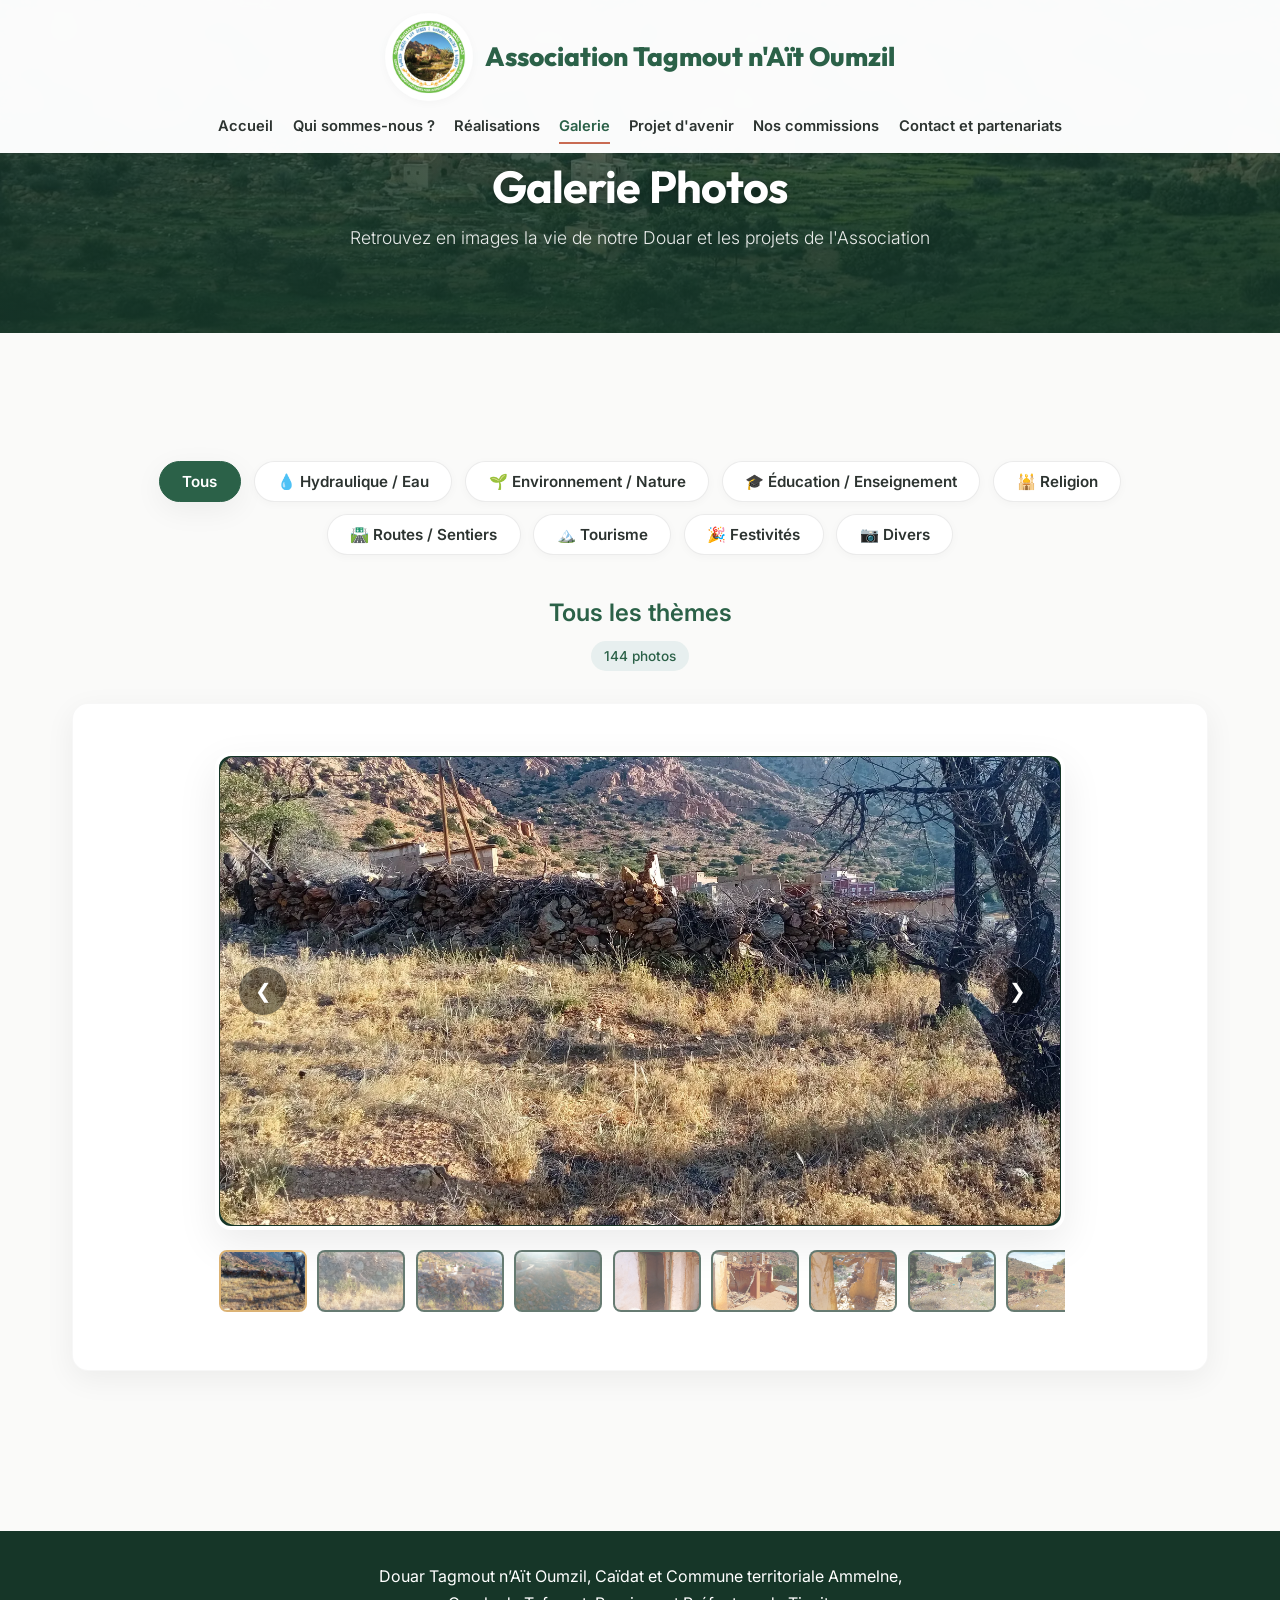
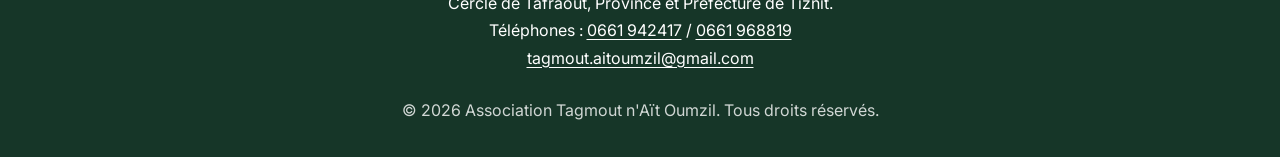
<file: galerie.html>
<!DOCTYPE html>
<html lang="fr">
<head>
    <meta charset="UTF-8">
    <meta name="viewport" content="width=device-width, initial-scale=1.0">
    <title>Galerie Photos - Association Tagmout n'Aït Oumzil</title>
    <meta name="description" content="Découvrez les photos du village de Tagmout n'Aït Oumzil, nos réalisations, paysages, fêtes et vie quotidienne.">
    <!-- Google Fonts -->
    <link rel="preconnect" href="https://fonts.googleapis.com">
    <link rel="preconnect" href="https://fonts.gstatic.com" crossorigin>
    <link href="https://fonts.googleapis.com/css2?family=Inter:wght@300;400;600;800&family=Outfit:wght@400;700;900&display=swap" rel="stylesheet">
    <!-- Main Stylesheet -->
    <link rel="stylesheet" href="styles.css?v=2.16">
</head>
<body>
    <!-- Navbar -->
    <nav id="navbar">
        <div class="nav-container">
            <a href="index.html" class="logo">
                <img src="images/logo.webp" alt="Logo Association Tagmout n'Aït Oumzil">
                <span>Association Tagmout n'Aït Oumzil</span>
            </a>
            <ul class="nav-menu" id="navigation-principale">
                <li><a href="index.html" class="nav-links">Accueil</a></li>
                <li><a href="qui-sommes-nous.html" class="nav-links">Qui sommes-nous ?</a></li>
                <li><a href="realisations.html" class="nav-links">Réalisations</a></li>
                <li><a href="galerie.html" class="nav-links">Galerie</a></li>
                <li><a href="projets-d-avenir.html" class="nav-links">Projet d'avenir</a></li>
                <li><a href="commissions-thematiques.html" class="nav-links">Nos commissions</a></li>
                <li><a href="contact.html" class="nav-links"><span class="nav-label-desktop">Contact et partenariats</span><span class="nav-label-mobile">Contact</span></a></li>
            </ul>
        </div>
    </nav>

    <!-- Page Header -->
    <header class="page-header">
        <div class="page-header-content">
            <h1>Galerie Photos</h1>
            <p>Retrouvez en images la vie de notre Douar et les projets de l'Association</p>
        </div>
    </header>

    <!-- Galerie Section -->
    <section class="section">
        <div class="container">
            <!-- Galerie Filters -->
            <div class="gallery-filters scroll-reveal">
                <button class="filter-btn active" data-filter="all">Tous</button>
                <button class="filter-btn" data-filter="eau">💧 Hydraulique / Eau</button>
                <button class="filter-btn" data-filter="environnement">🌱 Environnement / Nature</button>
                <button class="filter-btn" data-filter="education">🎓 Éducation / Enseignement</button>
                <button class="filter-btn" data-filter="religion">🕌 Religion</button>
                <button class="filter-btn" data-filter="routes">🛣️ Routes / Sentiers</button>
                <button class="filter-btn" data-filter="tourisme">🏔️ Tourisme</button>
                <button class="filter-btn" data-filter="festivites">🎉 Festivités</button>
                <button class="filter-btn" data-filter="autres">📷 Divers</button>
            </div>

            <div id="gallery-projects" class="gallery-projects" hidden>
                <h2 id="gallery-projects-title">Les projets du thème</h2>
                <div id="gallery-project-filters" class="gallery-filters" aria-labelledby="gallery-projects-title"></div>
            </div>
            <p id="gallery-album-label" class="gallery-album-label" aria-live="polite"></p>

            <div class="gallery-slideshow-container scroll-reveal" style="margin-top: 2rem;">
                <div class="slideshow-wrapper">
                    <div class="slideshow-container" id="main-slideshow-container">
                        <!-- Dynamic slides go here -->
                    </div>
                    <button class="slide-nav prev" id="main-slide-prev" aria-label="Photo précédente">&#10094;</button>
                    <button class="slide-nav next" id="main-slide-next" aria-label="Photo suivante">&#10095;</button>

                </div>
                <div class="slide-thumbnails" id="main-slideshow-dots" role="group" aria-label="Miniatures des photos"></div>
            </div>
        </div>
    </section>

    <!-- Lightbox Modal -->
    <div id="lightbox" class="lightbox">
        <span class="lightbox-close">&times;</span>
        <span class="lightbox-prev">&#10094;</span>
        <img class="lightbox-content" id="lightbox-img" alt="Vue agrandie">
        <span class="lightbox-next">&#10095;</span>
        <div id="lightbox-caption" class="lightbox-caption"></div>
    </div>

    <!-- Footer -->
    <footer>
        <div class="container">
            <address class="association-address">
    <span>Douar Tagmout n’Aït Oumzil, Caïdat et Commune territoriale Ammelne,<br>Cercle de Tafraout, Province et Préfecture de Tiznit.</span>
    <span>Téléphones : <a href="tel:+212661942417">0661 942417</a> / <a href="tel:+212661968819">0661 968819</a></span>
    <span><a href="mailto:tagmout.aitoumzil@gmail.com">tagmout.aitoumzil@gmail.com</a></span>
</address>
            <p>&copy; 2026 Association Tagmout n'Aït Oumzil. Tous droits réservés.</p>
        </div>
    </footer>

    <script src="gallery-data.js?v=2.10"></script>
    <script src="script.js?v=2.16"></script>
</body>
</html>
</file>
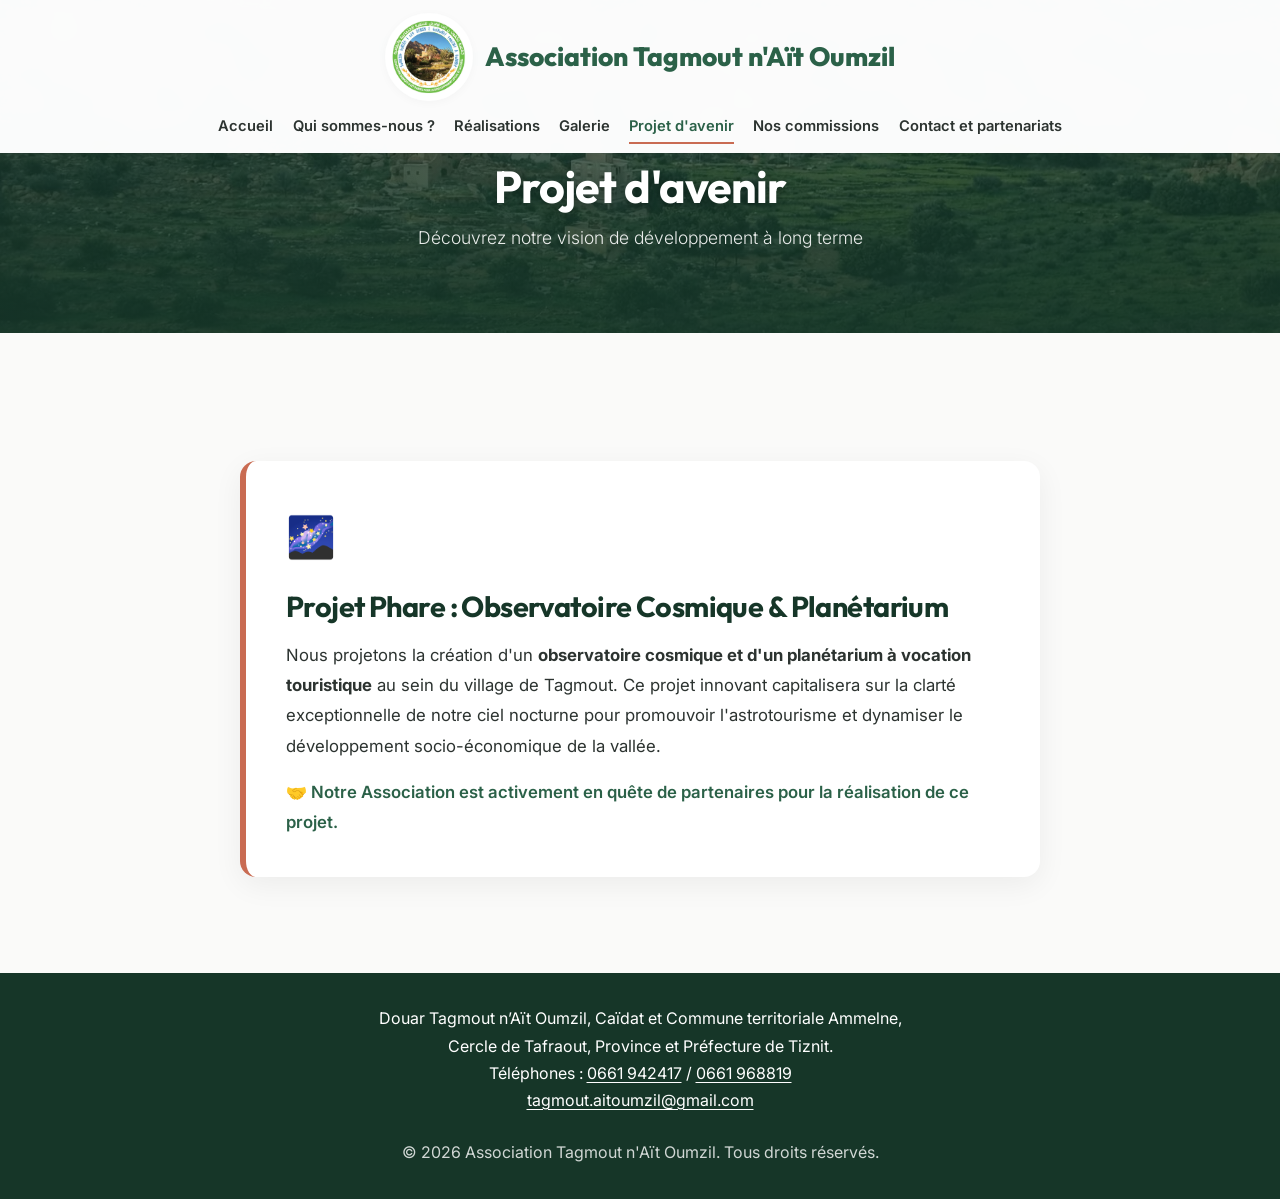
<file: projets-d-avenir.html>
<!DOCTYPE html>
<html lang="fr">
<head>
    <meta charset="UTF-8">
    <meta name="viewport" content="width=device-width, initial-scale=1.0">
    <title>Projets d'Avenir - Association Tagmout n'Aït Oumzil</title>
    <meta name="description" content="Découvrez les projets d'avenir de l'Association Tagmout, notre projet d'Observatoire Cosmique et Planétarium, ses perspectives de développement.">
    <!-- Google Fonts -->
    <link rel="preconnect" href="https://fonts.googleapis.com">
    <link rel="preconnect" href="https://fonts.gstatic.com" crossorigin>
    <link href="https://fonts.googleapis.com/css2?family=Inter:wght@300;400;600;800&family=Outfit:wght@400;700;900&display=swap" rel="stylesheet">
    <!-- Main Stylesheet -->
    <link rel="stylesheet" href="styles.css?v=2.16">
</head>
<body>
    <!-- Navbar -->
    <nav id="navbar">
        <div class="nav-container">
            <a href="index.html" class="logo">
                <img src="images/logo.webp" alt="Logo Association Tagmout n'Aït Oumzil">
                <span>Association Tagmout n'Aït Oumzil</span>
            </a>
            <ul class="nav-menu" id="navigation-principale">
                <li><a href="index.html" class="nav-links">Accueil</a></li>
                <li><a href="qui-sommes-nous.html" class="nav-links">Qui sommes-nous ?</a></li>
                <li><a href="realisations.html" class="nav-links">Réalisations</a></li>
                <li><a href="galerie.html" class="nav-links">Galerie</a></li>
                <li><a href="projets-d-avenir.html" class="nav-links">Projet d'avenir</a></li>
                <li><a href="commissions-thematiques.html" class="nav-links">Nos commissions</a></li>
                <li><a href="contact.html" class="nav-links"><span class="nav-label-desktop">Contact et partenariats</span><span class="nav-label-mobile">Contact</span></a></li>
            </ul>
        </div>
    </nav>

    <!-- Page Header -->
    <header class="page-header">
        <div class="page-header-content">
            <h1>Projet d'avenir</h1>
            <p>Découvrez notre vision de développement à long terme</p>
        </div>
    </header>

    <!-- Projet Phare : Observatoire Section -->
    <section class="section" id="projet-section">
        <div class="container">
            <!-- Projet Phare : Observatoire Cosmique & Planétarium -->
            <div class="observatory-card scroll-reveal" style="max-width: 800px; margin: 0 auto; background: var(--white); border-radius: var(--border-radius); padding: 2.5rem; box-shadow: var(--shadow-md); border-left: 6px solid var(--secondary); text-align: left;">
                <div style="font-size: 2.5rem; margin-bottom: 1rem;">🌌</div>
                <h2 style="font-size: 1.8rem; color: var(--primary-dark); margin-bottom: 1rem; font-family: var(--font-heading);">Projet Phare : Observatoire Cosmique & Planétarium</h2>
                <p style="font-size: 1.05rem; line-height: 1.8; color: var(--text-main); margin-bottom: 1rem;">
                    Nous projetons la création d'un <strong>observatoire cosmique et d'un planétarium à vocation touristique</strong> au sein du village de Tagmout. Ce projet innovant capitalisera sur la clarté exceptionnelle de notre ciel nocturne pour promouvoir l'astrotourisme et dynamiser le développement socio-économique de la vallée.
                </p>
                <p style="font-weight: 600; color: var(--primary); font-size: 1.05rem; margin-bottom: 0; display: flex; align-items: center; gap: 0.5rem;">
                    🤝 Notre Association est activement en quête de partenaires pour la réalisation de ce projet.
                </p>
            </div>
        </div>
    </section>

    <!-- Footer -->
    <footer>
        <div class="container">
            <address class="association-address">
    <span>Douar Tagmout n’Aït Oumzil, Caïdat et Commune territoriale Ammelne,<br>Cercle de Tafraout, Province et Préfecture de Tiznit.</span>
    <span>Téléphones : <a href="tel:+212661942417">0661 942417</a> / <a href="tel:+212661968819">0661 968819</a></span>
    <span><a href="mailto:tagmout.aitoumzil@gmail.com">tagmout.aitoumzil@gmail.com</a></span>
</address>
            <p>&copy; 2026 Association Tagmout n'Aït Oumzil. Tous droits réservés.</p>
        </div>
    </footer>

    <script src="script.js?v=2.16"></script>
</body>
</html>
</file>
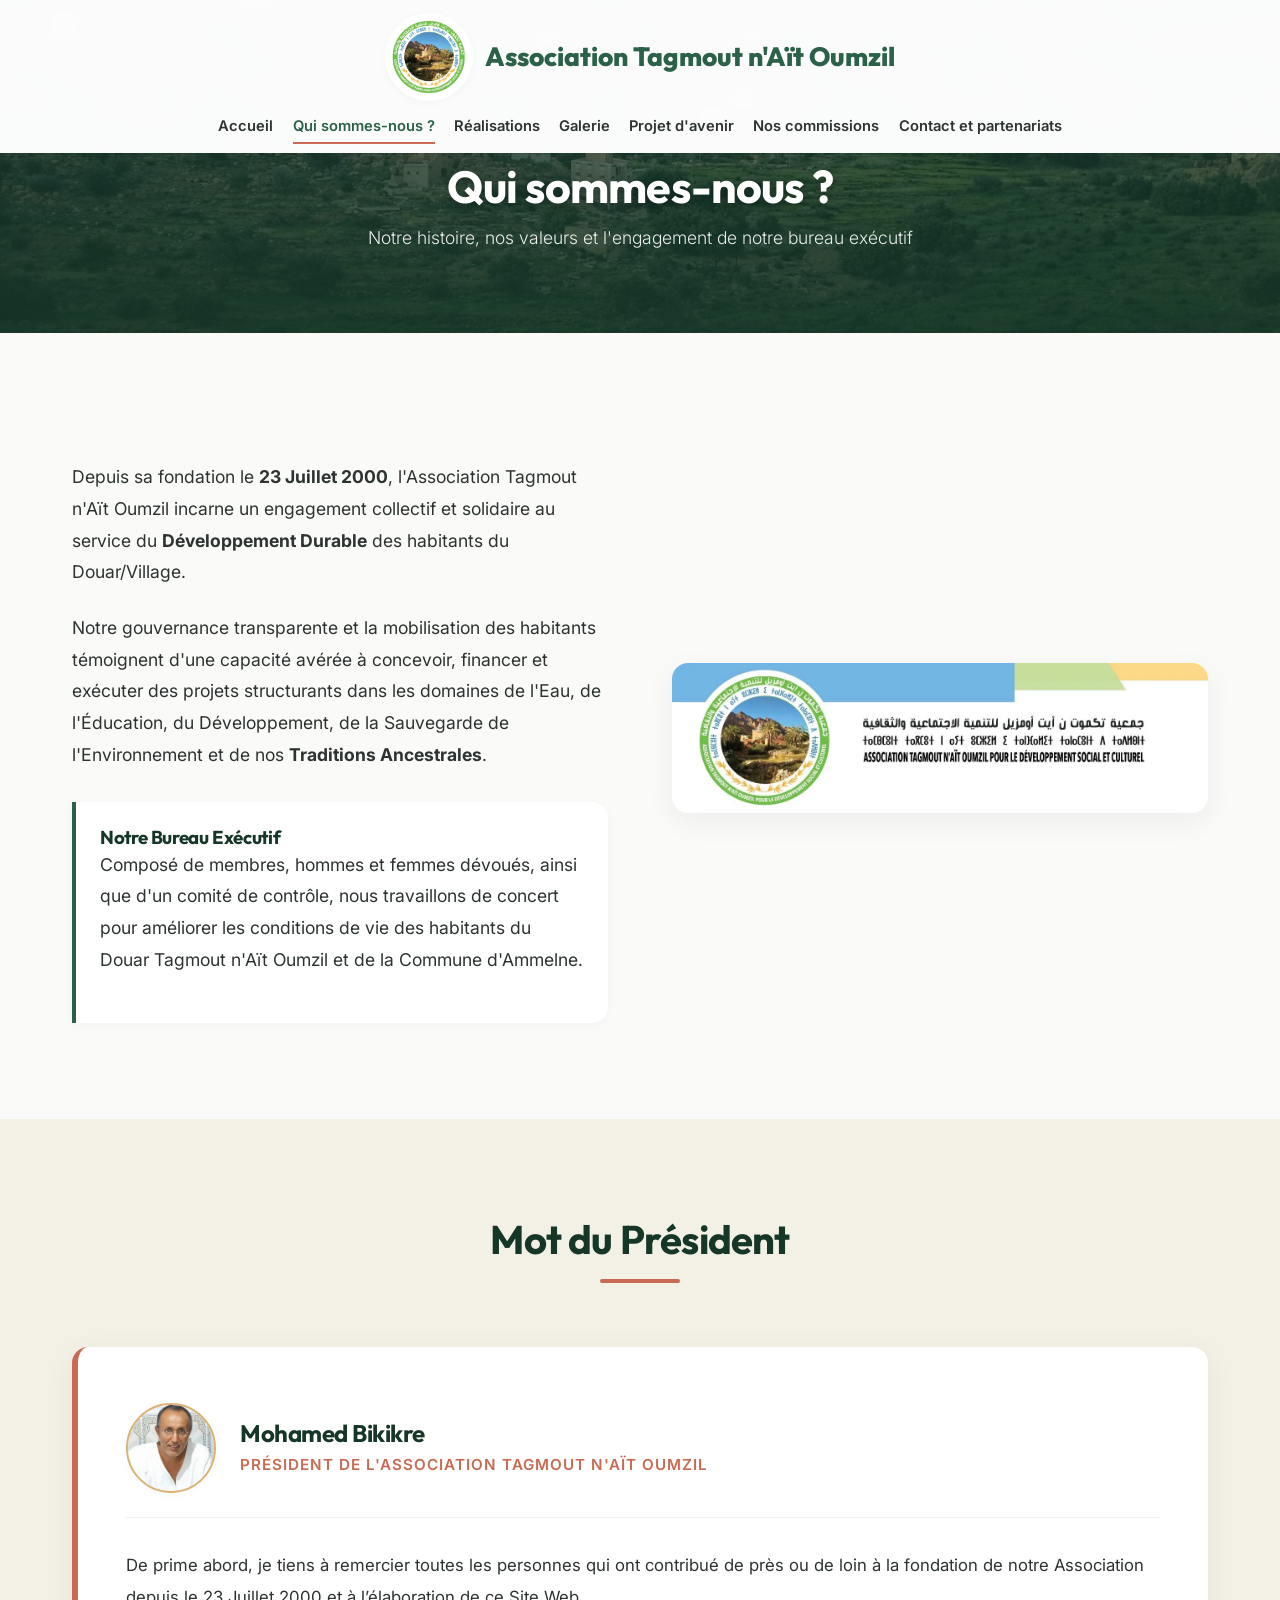
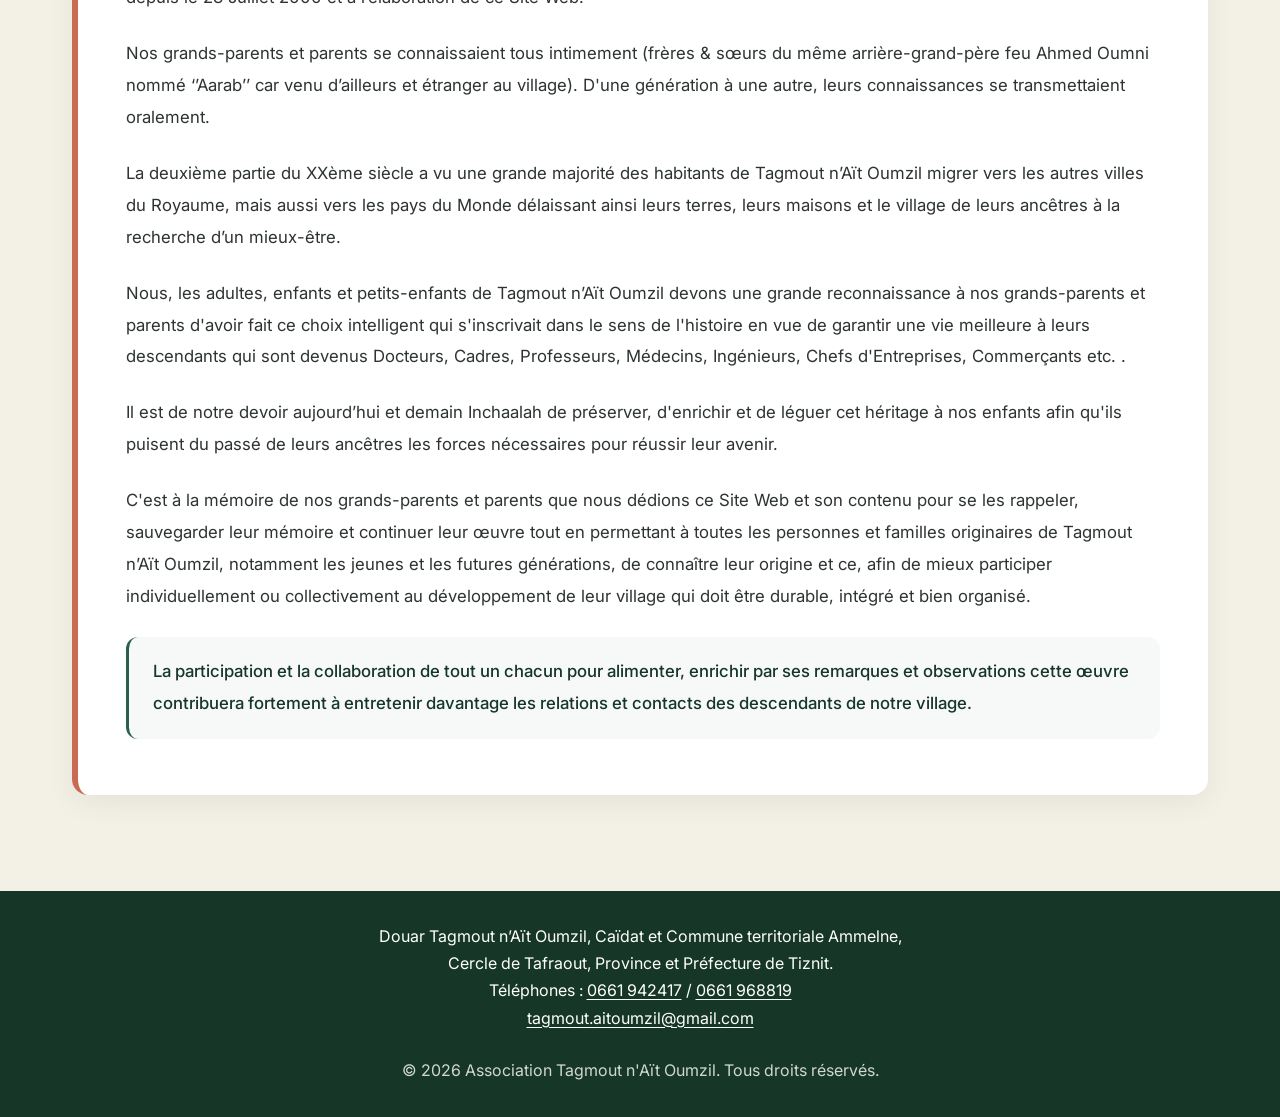
<file: qui-sommes-nous.html>
<!DOCTYPE html>
<html lang="fr">
<head>
    <meta charset="UTF-8">
    <meta name="viewport" content="width=device-width, initial-scale=1.0">
    <title>Qui sommes-nous ? - Association Tagmout n'Aït Oumzil</title>
    <meta name="description" content="Découvrez l'histoire de l'Association Tagmout n'Aït Oumzil, notre bureau exécutif et le message de notre Président, Mohamed Bikikre.">
    <!-- Google Fonts -->
    <link rel="preconnect" href="https://fonts.googleapis.com">
    <link rel="preconnect" href="https://fonts.gstatic.com" crossorigin>
    <link href="https://fonts.googleapis.com/css2?family=Inter:wght@300;400;600;800&family=Outfit:wght@400;700;900&display=swap" rel="stylesheet">
    <!-- Main Stylesheet -->
    <link rel="stylesheet" href="styles.css?v=2.16">
</head>
<body>
    <!-- Navbar -->
    <nav id="navbar">
        <div class="nav-container">
            <a href="index.html" class="logo">
                <img src="images/logo.webp" alt="Logo Association Tagmout n'Aït Oumzil">
                <span>Association Tagmout n'Aït Oumzil</span>
            </a>
            <ul class="nav-menu" id="navigation-principale">
                <li><a href="index.html" class="nav-links">Accueil</a></li>
                <li><a href="qui-sommes-nous.html" class="nav-links">Qui sommes-nous ?</a></li>
                <li><a href="realisations.html" class="nav-links">Réalisations</a></li>
                <li><a href="galerie.html" class="nav-links">Galerie</a></li>
                <li><a href="projets-d-avenir.html" class="nav-links">Projet d'avenir</a></li>
                <li><a href="commissions-thematiques.html" class="nav-links">Nos commissions</a></li>
                <li><a href="contact.html" class="nav-links"><span class="nav-label-desktop">Contact et partenariats</span><span class="nav-label-mobile">Contact</span></a></li>
            </ul>
        </div>
    </nav>

    <!-- Page Header -->
    <header class="page-header">
        <div class="page-header-content">
            <h1>Qui sommes-nous ?</h1>
            <p>Notre histoire, nos valeurs et l'engagement de notre bureau exécutif</p>
        </div>
    </header>

    <!-- Histoire Section -->
    <section class="section">
        <div class="container">
            <div class="about-grid">
                <div class="about-text scroll-reveal">
                    <p>Depuis sa fondation le <strong>23 Juillet 2000</strong>, l'Association Tagmout n'Aït Oumzil incarne un engagement collectif et solidaire au service du <strong>Développement Durable</strong> des habitants du Douar/Village.</p>
                    <p>Notre gouvernance transparente et la mobilisation des habitants témoignent d'une capacité avérée à concevoir, financer et exécuter des projets structurants dans les domaines de l'Eau, de l'Éducation, du Développement, de la Sauvegarde de l'Environnement et de nos <strong>Traditions Ancestrales</strong>.</p>
                    <div class="bureau-info">
                        <h3>Notre Bureau Exécutif</h3>
                        <p>Composé de membres, hommes et femmes dévoués, ainsi que d'un comité de contrôle, nous travaillons de concert pour améliorer les conditions de vie des habitants du Douar Tagmout n'Aït Oumzil et de la Commune d'Ammelne.</p>
                    </div>
                </div>
                <div class="about-image scroll-reveal">
                    <img src="images/banniere.webp" alt="Bannière de l'association Tagmout" class="floating-img">
                </div>
            </div>
        </div>
    </section>

    <!-- Mot du Président Section -->
    <section class="section light-bg" id="president-section">
        <div class="container">
            <div class="section-title">
                <h2>Mot du Président</h2>
                <div class="underline"></div>
            </div>
            <div class="president-card scroll-reveal">
                <div class="president-badge">
                    <div class="president-avatar">
                        <img src="images/president.webp?v=1.1" alt="Mohamed Bikikre">
                    </div>
                    <div class="president-titles">
                        <h3>Mohamed Bikikre</h3>
                        <p>Président de l'Association Tagmout n'Aït Oumzil</p>
                    </div>
                </div>
                <div class="president-text">
                    <p>De prime abord, je tiens à remercier toutes les personnes qui ont contribué de près ou de loin à la fondation de notre Association depuis le 23 Juillet 2000 et à l’élaboration de ce Site Web.</p>
                    <p>Nos grands-parents et parents se connaissaient tous intimement (frères & sœurs du même arrière-grand-père feu Ahmed Oumni nommé ‘’Aarab’’ car venu d’ailleurs et étranger au village). D'une génération à une autre, leurs connaissances se transmettaient oralement.</p>
                    <p>La deuxième partie du XXème siècle a vu une grande majorité des habitants de Tagmout n’Aït Oumzil migrer vers les autres villes du Royaume, mais aussi vers les pays du Monde délaissant ainsi leurs terres, leurs maisons et le village de leurs ancêtres à la recherche d’un mieux-être.</p>
                    <p>Nous, les adultes, enfants et petits-enfants de Tagmout n’Aït Oumzil devons une grande reconnaissance à nos grands-parents et parents d'avoir fait ce choix intelligent qui s'inscrivait dans le sens de l'histoire en vue de garantir une vie meilleure à leurs descendants qui sont devenus Docteurs, Cadres, Professeurs, Médecins, Ingénieurs, Chefs d'Entreprises, Commerçants etc. .</p>
                    <p>Il est de notre devoir aujourd’hui et demain Inchaalah de préserver, d'enrichir et de léguer cet héritage à nos enfants afin qu'ils puisent du passé de leurs ancêtres les forces nécessaires pour réussir leur avenir.</p>
                    <p>C'est à la mémoire de nos grands-parents et parents que nous dédions ce Site Web et son contenu pour se les rappeler, sauvegarder leur mémoire et continuer leur œuvre tout en permettant à toutes les personnes et familles originaires de Tagmout n’Aït Oumzil, notamment les jeunes et les futures générations, de connaître leur origine et ce, afin de mieux participer individuellement ou collectivement au développement de leur village qui doit être durable, intégré et bien organisé.</p>
                    <p>La participation et la collaboration de tout un chacun pour alimenter, enrichir par ses remarques et observations cette œuvre contribuera fortement à entretenir davantage les relations et contacts des descendants de notre village.</p>
                </div>
            </div>
        </div>
    </section>

    <!-- Footer -->
    <footer>
        <div class="container">
            <address class="association-address">
    <span>Douar Tagmout n’Aït Oumzil, Caïdat et Commune territoriale Ammelne,<br>Cercle de Tafraout, Province et Préfecture de Tiznit.</span>
    <span>Téléphones : <a href="tel:+212661942417">0661 942417</a> / <a href="tel:+212661968819">0661 968819</a></span>
    <span><a href="mailto:tagmout.aitoumzil@gmail.com">tagmout.aitoumzil@gmail.com</a></span>
</address>
            <p>&copy; 2026 Association Tagmout n'Aït Oumzil. Tous droits réservés.</p>
        </div>
    </footer>

    <script src="script.js?v=2.16"></script>
</body>
</html>
</file>
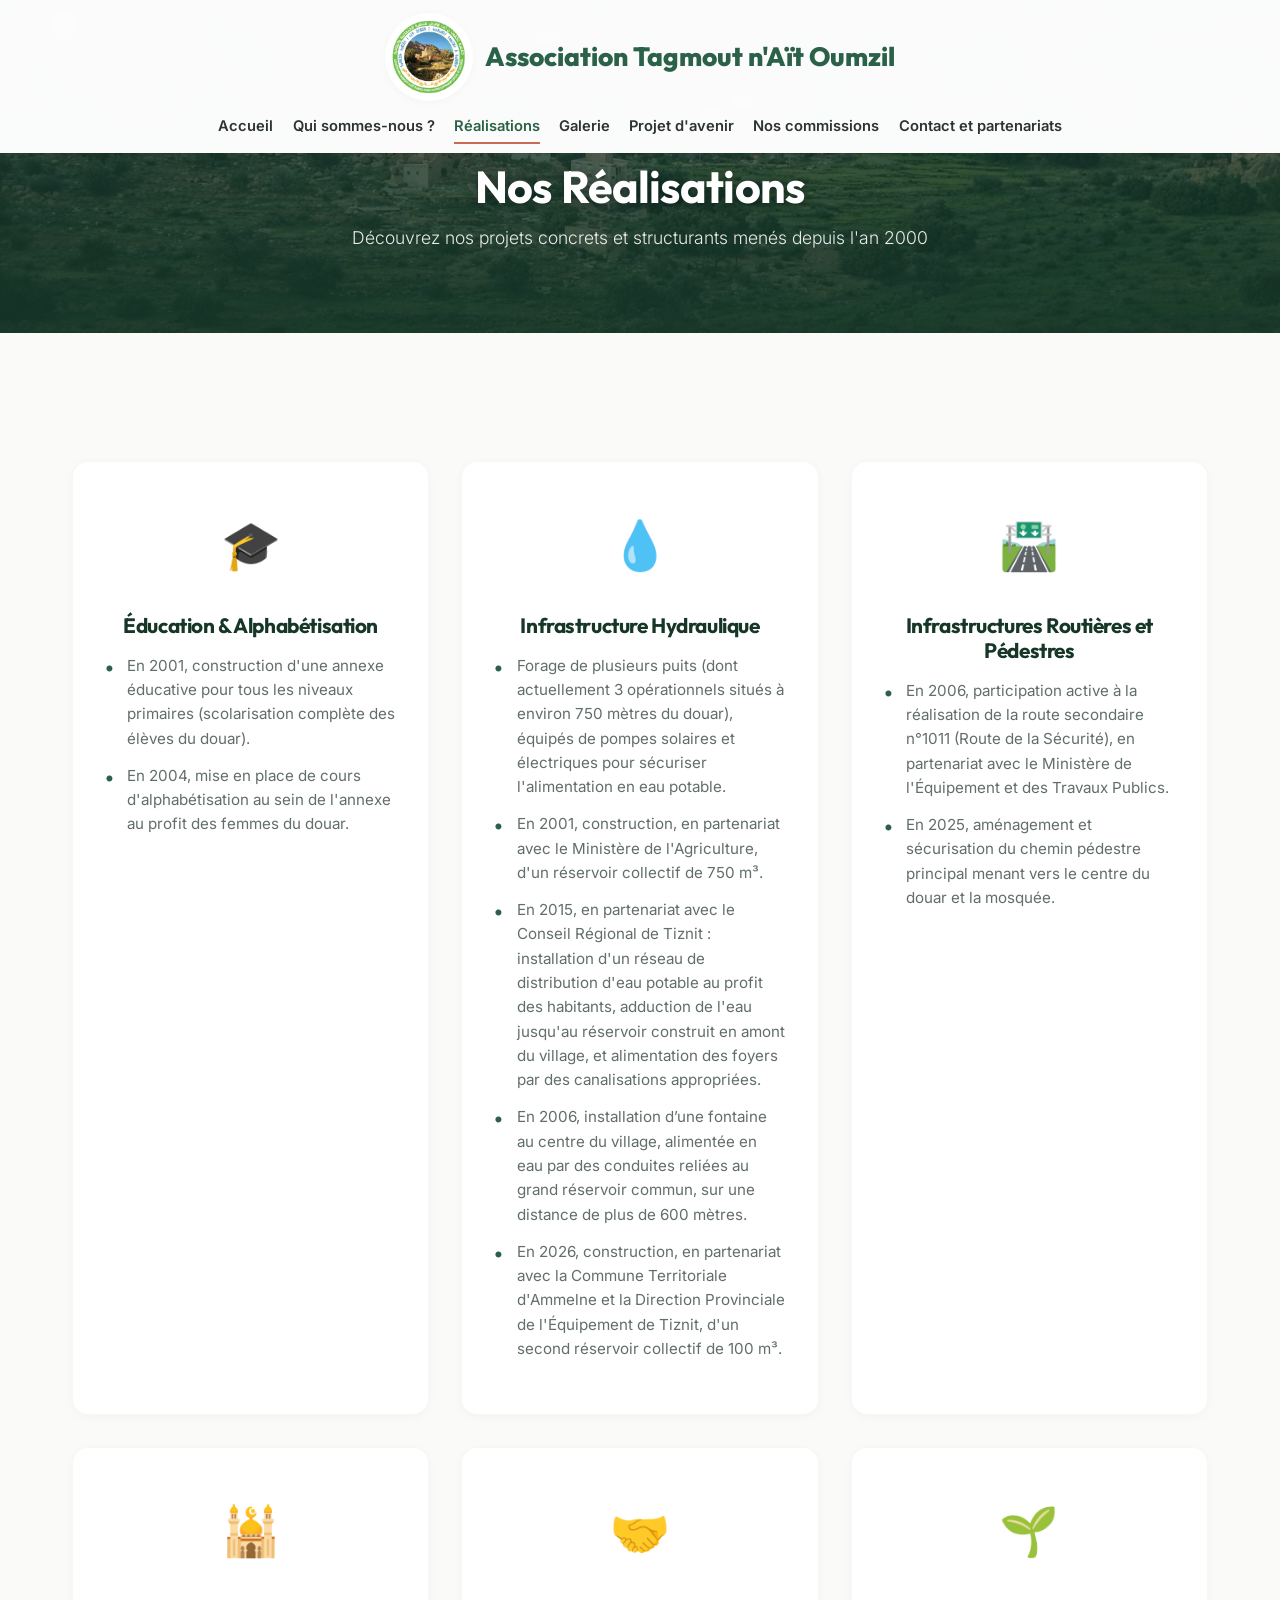
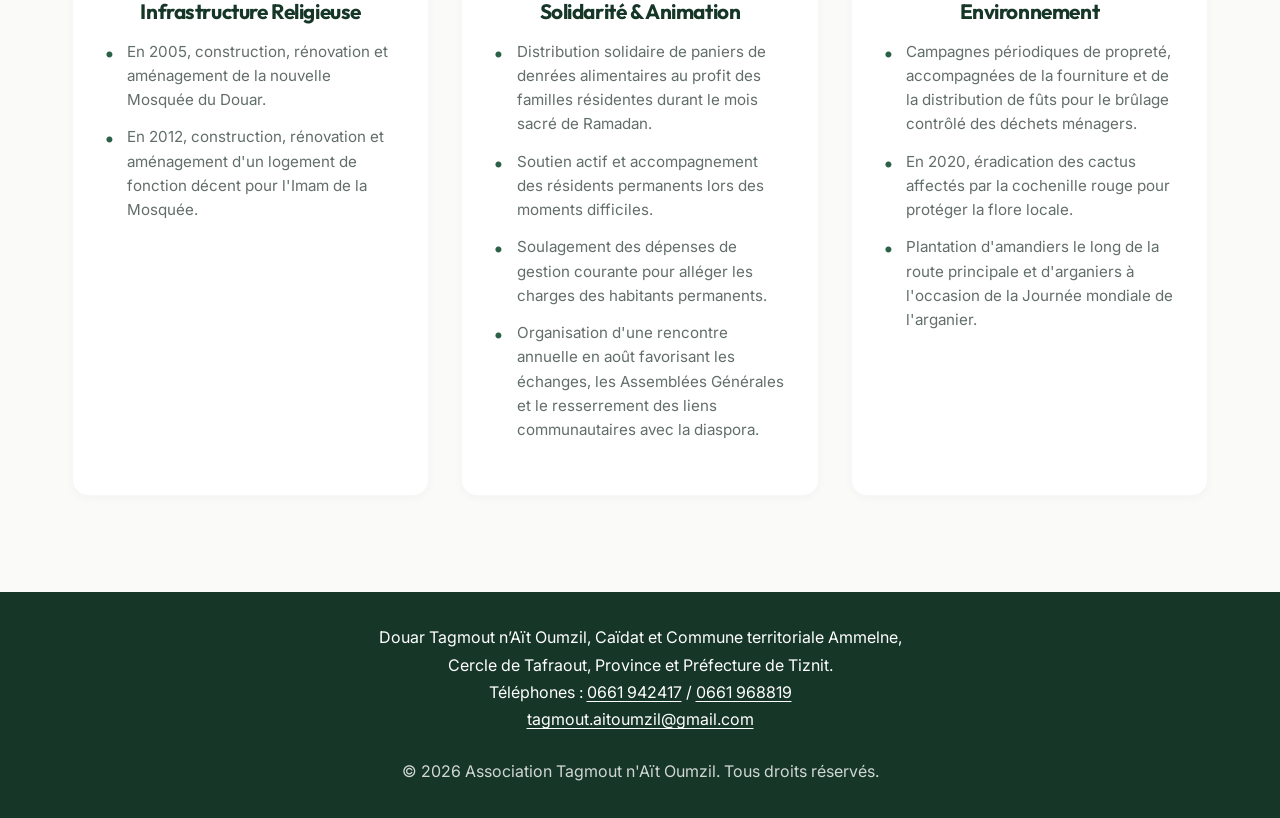
<file: realisations.html>
<!DOCTYPE html>
<html lang="fr">
<head>
    <meta charset="UTF-8">
    <meta name="viewport" content="width=device-width, initial-scale=1.0">
    <title>Nos Réalisations - Association Tagmout n'Aït Oumzil</title>
    <meta name="description" content="Découvrez les réalisations de l'Association Tagmout n'Aït Oumzil dans l'éducation, l'hydraulique, les infrastructures, la solidarité et l'environnement.">
    <!-- Google Fonts -->
    <link rel="preconnect" href="https://fonts.googleapis.com">
    <link rel="preconnect" href="https://fonts.gstatic.com" crossorigin>
    <link href="https://fonts.googleapis.com/css2?family=Inter:wght@300;400;600;800&family=Outfit:wght@400;700;900&display=swap" rel="stylesheet">
    <!-- Main Stylesheet -->
    <link rel="stylesheet" href="styles.css?v=2.16">
</head>
<body>
    <!-- Navbar -->
    <nav id="navbar">
        <div class="nav-container">
            <a href="index.html" class="logo">
                <img src="images/logo.webp" alt="Logo Association Tagmout n'Aït Oumzil">
                <span>Association Tagmout n'Aït Oumzil</span>
            </a>
            <ul class="nav-menu" id="navigation-principale">
                <li><a href="index.html" class="nav-links">Accueil</a></li>
                <li><a href="qui-sommes-nous.html" class="nav-links">Qui sommes-nous ?</a></li>
                <li><a href="realisations.html" class="nav-links">Réalisations</a></li>
                <li><a href="galerie.html" class="nav-links">Galerie</a></li>
                <li><a href="projets-d-avenir.html" class="nav-links">Projet d'avenir</a></li>
                <li><a href="commissions-thematiques.html" class="nav-links">Nos commissions</a></li>
                <li><a href="contact.html" class="nav-links"><span class="nav-label-desktop">Contact et partenariats</span><span class="nav-label-mobile">Contact</span></a></li>
            </ul>
        </div>
    </nav>

    <!-- Page Header -->
    <header class="page-header">
        <div class="page-header-content">
            <h1>Nos Réalisations</h1>
            <p>Découvrez nos projets concrets et structurants menés depuis l'an 2000</p>
        </div>
    </header>

    <!-- Réalisations Section -->
    <section class="section">
        <div class="container">
            <div class="cards-grid">
                <div class="card scroll-reveal">
                    <div class="card-icon">🎓</div>
                    <h3>Éducation & Alphabétisation</h3>
                    <ul>
                        <li>En 2001, construction d'une annexe éducative pour tous les niveaux primaires (scolarisation complète des élèves du douar).</li>
                        <li>En 2004, mise en place de cours d'alphabétisation au sein de l'annexe au profit des femmes du douar.</li>
                    </ul>
                </div>
                <div class="card scroll-reveal">
                    <div class="card-icon">💧</div>
                    <h3>Infrastructure Hydraulique</h3>
                    <ul>
                        <li>Forage de plusieurs puits (dont actuellement 3 opérationnels situés à environ 750 mètres du douar), équipés de pompes solaires et électriques pour sécuriser l'alimentation en eau potable.</li>
                        <li>En 2001, construction, en partenariat avec le Ministère de l'Agriculture, d'un réservoir collectif de 750 m³.</li>
                        <li>En 2015, en partenariat avec le Conseil Régional de Tiznit : installation d'un réseau de distribution d'eau potable au profit des habitants, adduction de l'eau jusqu'au réservoir construit en amont du village, et alimentation des foyers par des canalisations appropriées.</li>
                        <li>En 2006, installation d’une fontaine au centre du village, alimentée en eau par des conduites reliées au grand réservoir commun, sur une distance de plus de 600 mètres.</li>
                        <li>En 2026, construction, en partenariat avec la Commune Territoriale d'Ammelne et la Direction Provinciale de l'Équipement de Tiznit, d'un second réservoir collectif de 100 m³.</li>
                    </ul>
                </div>
                <div class="card scroll-reveal">
                    <div class="card-icon">🛣️</div>
                    <h3>Infrastructures Routières et Pédestres</h3>
                    <ul>
                        <li>En 2006, participation active à la réalisation de la route secondaire n°1011 (Route de la Sécurité), en partenariat avec le Ministère de l'Équipement et des Travaux Publics.</li>
                        <li>En 2025, aménagement et sécurisation du chemin pédestre principal menant vers le centre du douar et la mosquée.</li>
                    </ul>
                </div>
                <div class="card scroll-reveal">
                    <div class="card-icon">🕌</div>
                    <h3>Infrastructure Religieuse</h3>
                    <ul>
                        <li>En 2005, construction, rénovation et aménagement de la nouvelle Mosquée du Douar.</li>
                        <li>En 2012, construction, rénovation et aménagement d'un logement de fonction décent pour l'Imam de la Mosquée.</li>
                    </ul>
                </div>
                <div class="card scroll-reveal">
                    <div class="card-icon">🤝</div>
                    <h3>Solidarité & Animation</h3>
                    <ul>
                        <li>Distribution solidaire de paniers de denrées alimentaires au profit des familles résidentes durant le mois sacré de Ramadan.</li>
                        <li>Soutien actif et accompagnement des résidents permanents lors des moments difficiles.</li>
                        <li>Soulagement des dépenses de gestion courante pour alléger les charges des habitants permanents.</li>
                        <li>Organisation d'une rencontre annuelle en août favorisant les échanges, les Assemblées Générales et le resserrement des liens communautaires avec la diaspora.</li>
                    </ul>
                </div>
                <div class="card scroll-reveal">
                    <div class="card-icon">🌱</div>
                    <h3>Environnement</h3>
                    <ul>
                        <li>Campagnes périodiques de propreté, accompagnées de la fourniture et de la distribution de fûts pour le brûlage contrôlé des déchets ménagers.</li>
                        <li>En 2020, éradication des cactus affectés par la cochenille rouge pour protéger la flore locale.</li>
                        <li>Plantation d'amandiers le long de la route principale et d'arganiers à l'occasion de la Journée mondiale de l'arganier.</li>
                    </ul>
                </div>
            </div>
        </div>
    </section>



    <!-- Footer -->
    <footer>
        <div class="container">
            <address class="association-address">
    <span>Douar Tagmout n’Aït Oumzil, Caïdat et Commune territoriale Ammelne,<br>Cercle de Tafraout, Province et Préfecture de Tiznit.</span>
    <span>Téléphones : <a href="tel:+212661942417">0661 942417</a> / <a href="tel:+212661968819">0661 968819</a></span>
    <span><a href="mailto:tagmout.aitoumzil@gmail.com">tagmout.aitoumzil@gmail.com</a></span>
</address>
            <p>&copy; 2026 Association Tagmout n'Aït Oumzil. Tous droits réservés.</p>
        </div>
    </footer>

    <script src="script.js?v=2.16"></script>
</body>
</html>
</file>
<file: styles.css>
/* 
   =============================================
   VARIABLES & GLOBAL STYLES
   =============================================
*/
:root {
    /* Color Palette - Elegant & Earthy */
    --primary: #2b6148;      /* Deep Forest Green */
    --primary-light: #3d8664;
    --primary-dark: #163628;
    --secondary: #c96b52;    /* Refined Terracotta */
    --accent: #dcb375;       /* Muted Gold */
    --bg-color: #fafaf9;     /* Warm, very light gray */
    --bg-light: #f3f0e6;     /* Sophisticated beige */
    --text-main: #2c3330;    /* Dark charcoal */
    --text-muted: #626e69;
    --white: #ffffff;
    
    /* Typography */
    --font-heading: 'Outfit', sans-serif;
    --font-body: 'Inter', sans-serif;
    
    /* Elegant Effects */
    --shadow-sm: 0 2px 10px rgba(0, 0, 0, 0.03);
    --shadow-md: 0 8px 30px rgba(0, 0, 0, 0.06);
    --shadow-lg: 0 15px 40px rgba(0, 0, 0, 0.08);
    --transition: all 0.4s cubic-bezier(0.25, 1, 0.5, 1);
    --border-radius: 16px;
}

* {
    margin: 0;
    padding: 0;
    box-sizing: border-box;
}

html {
    scroll-behavior: smooth;
    font-size: 16px;
}

body {
    font-family: var(--font-body);
    background-color: var(--bg-color);
    color: var(--text-main);
    line-height: 1.8;
    overflow-x: hidden;
}

h1, h2, h3, h4, h5, h6 {
    font-family: var(--font-heading);
    font-weight: 700;
    line-height: 1.2;
    color: var(--primary-dark);
    letter-spacing: -0.02em;
}

a {
    text-decoration: none;
    color: inherit;
}

ul {
    list-style: none;
}

.container {
    max-width: 1200px;
    margin: 0 auto;
    padding: 0 2rem;
}

/* 
   =============================================
   BUTTONS
   =============================================
*/
.btn {
    display: inline-block;
    padding: 0.8rem 2rem;
    border-radius: 50px;
    font-weight: 600;
    text-transform: uppercase;
    letter-spacing: 1px;
    font-size: 0.9rem;
    transition: var(--transition);
    cursor: pointer;
    border: none;
}

.btn-primary {
    background-color: var(--primary);
    color: var(--white);
    box-shadow: var(--shadow-sm);
}

.btn-primary:hover {
    background-color: var(--primary-dark);
    transform: translateY(-2px);
    box-shadow: var(--shadow-md);
}

/* 
   =============================================
   NAVIGATION
   =============================================
*/
#navbar {
    position: fixed;
    top: 0;
    width: 100%;
    background-color: rgba(255, 255, 255, 0.98);
    backdrop-filter: blur(10px);
    -webkit-backdrop-filter: blur(10px);
    z-index: 1000;
    box-shadow: 0 4px 20px rgba(0, 0, 0, 0.05);
    transition: var(--transition);
}

.nav-container {
    max-width: 1400px;
    margin: 0 auto;
    padding: 0.8rem 2rem;
    display: flex;
    justify-content: space-between;
    align-items: center;
}

.logo {
    display: flex;
    align-items: center;
    gap: 0.8rem;
    font-family: var(--font-heading);
    font-size: 1.15rem;
    font-weight: 800;
    color: var(--primary);
    white-space: nowrap;
    text-decoration: none;
}

.logo span {
    white-space: nowrap;
}

.logo img {
    height: 48px;
    width: 48px;
    border-radius: 50%;
    object-fit: cover;
    box-shadow: var(--shadow-sm);
    transition: var(--transition);
    flex-shrink: 0;
}

.logo img:hover {
    transform: scale(1.05);
}

.nav-menu {
    display: flex;
    align-items: center;
    gap: 1.2rem;
    list-style: none;
}

.nav-links {
    font-weight: 600;
    font-size: 0.92rem;
    color: var(--text-main);
    transition: var(--transition);
    position: relative;
    white-space: nowrap;
    padding: 0.3rem 0;
}

.nav-links::after {
    content: '';
    position: absolute;
    width: 0;
    height: 2px;
    bottom: -4px;
    left: 0;
    background-color: var(--secondary);
    transition: var(--transition);
}

.nav-links:hover {
    color: var(--primary);
}

.nav-links:hover::after {
    width: 100%;
}

.menu-toggle {
    background: transparent;
    border: 0;
    padding: 10px;
    flex-shrink: 0;
    display: none;
    flex-direction: column;
    cursor: pointer;
    gap: 5px;
}

.menu-toggle:focus-visible {
    outline: 3px solid var(--primary);
    outline-offset: 3px;
}

.filter-btn[hidden] {
    display: none;
}

.gallery-empty {
    color: var(--white);
    padding: 2rem;
    text-align: center;
}

.bar {
    width: 25px;
    height: 3px;
    background-color: var(--primary-dark);
    transition: var(--transition);
}

/* 
   =============================================
   HERO SECTION
   =============================================
*/
.hero {
    position: relative;
    height: 100vh;
    min-height: 700px;
    display: flex;
    align-items: center;
    justify-content: center;
    text-align: center;
    padding: 0 2rem;
    overflow: hidden;
}

.hero-bg {
    position: absolute;
    top: 0; left: 0; right: 0; bottom: 0;
    background-image: url('images/photos.webp');
    background-size: cover;
    background-position: center;
    background-attachment: fixed;
    z-index: 0;
    transform: scale(1.05);
}

.hero-overlay {
    position: absolute;
    top: 0; left: 0; right: 0; bottom: 0;
    background: linear-gradient(180deg, rgba(22, 54, 40, 0.5) 0%, rgba(22, 54, 40, 0.85) 100%);
    z-index: 1;
}

.hero-content {
    position: relative;
    z-index: 2;
    max-width: 900px;
    color: var(--white);
    padding-top: 50px;
}

.animate-title {
    font-size: 3.8rem;
    color: var(--white);
    margin-bottom: 1.5rem;
    text-shadow: 0 5px 15px rgba(0,0,0,0.5);
    opacity: 0;
    animation: fadeInUp 1s ease 0.2s forwards;
}

.animate-subtitle {
    font-size: 1.3rem;
    margin-bottom: 2.5rem;
    color: rgba(255,255,255,0.9);
    font-weight: 300;
    opacity: 0;
    animation: fadeInUp 1s ease 0.5s forwards;
    line-height: 1.8;
}

.animate-btn {
    opacity: 0;
    animation: fadeInUp 1s ease 0.8s forwards;
}

.btn-glow {
    box-shadow: none;
    position: relative;
    overflow: hidden;
}

.btn-glow::after {
    content: '';
    position: absolute;
    top: -50%; left: -50%; width: 200%; height: 200%;
    background: radial-gradient(circle, rgba(255,255,255,0.1) 0%, transparent 60%);
    opacity: 0;
    transform: scale(0.5);
    transition: transform 0.5s, opacity 0.5s;
}

.btn-glow:hover::after {
    opacity: 1;
    transform: scale(1);
}

.btn-glow:hover {
    box-shadow: var(--shadow-md);
}

/* Scroll Indicator */
.scroll-indicator {
    position: absolute;
    bottom: 30px;
    left: 50%;
    transform: translateX(-50%);
    z-index: 2;
    display: flex;
    flex-direction: column;
    align-items: center;
    opacity: 0;
    animation: fadeIn 1s ease 1.2s forwards;
}

.mouse {
    width: 30px;
    height: 50px;
    border: 2px solid rgba(255,255,255,0.7);
    border-radius: 20px;
    position: relative;
}

.wheel {
    width: 4px;
    height: 8px;
    background-color: var(--white);
    border-radius: 2px;
    position: absolute;
    top: 8px;
    left: 50%;
    transform: translateX(-50%);
    animation: scrollWheel 2s infinite ease-in-out;
}

/* 
   =============================================
   SECTIONS & LAYOUTS
   =============================================
*/
.section {
    padding: 6rem 0;
}

.light-bg {
    background-color: var(--bg-light);
}

.section-title {
    text-align: center;
    margin-bottom: 4rem;
}

.section-title h2 {
    font-size: 2.5rem;
    margin-bottom: 1rem;
}

.underline {
    width: 80px;
    height: 4px;
    background-color: var(--secondary);
    margin: 0 auto;
    border-radius: 2px;
}

.section-subtitle {
    text-align: center;
    max-width: 700px;
    margin: -2rem auto 4rem;
    font-size: 1.1rem;
    color: var(--text-muted);
}

/* About Grid */
.about-grid {
    display: grid;
    grid-template-columns: 1fr 1fr;
    gap: 4rem;
    align-items: center;
}

.about-text p {
    font-size: 1.1rem;
    margin-bottom: 1.5rem;
}

.bureau-info {
    margin-top: 2rem;
    padding: 1.5rem;
    background-color: var(--white);
    border-left: 4px solid var(--primary);
    border-radius: 0 var(--border-radius) var(--border-radius) 0;
    box-shadow: var(--shadow-sm);
}

.about-image img {
    width: 100%;
    border-radius: var(--border-radius);
    box-shadow: var(--shadow-md);
    transition: var(--transition);
}

.about-image img:hover {
    transform: scale(1.02);
    box-shadow: var(--shadow-lg);
}

/* Cards Grid */
.cards-grid {
    display: grid;
    grid-template-columns: repeat(auto-fit, minmax(300px, 1fr));
    gap: 2rem;
}

.card {
    background-color: var(--white);
    padding: 2.5rem 2rem;
    border-radius: var(--border-radius);
    box-shadow: var(--shadow-sm);
    border: 1px solid rgba(0,0,0,0.03);
    text-align: center;
    transition: var(--transition);
    position: relative;
    overflow: hidden;
    z-index: 1;
}

.card::before {
    content: '';
    position: absolute;
    top: 0; left: 0; width: 100%; height: 0;
    background-color: var(--primary-light);
    z-index: -1;
    transition: var(--transition);
    opacity: 0.05;
}

.card:hover {
    transform: translateY(-4px);
    box-shadow: var(--shadow-md);
    border-color: rgba(43, 97, 72, 0.1);
}

.card-icon {
    font-size: 3rem;
    margin-bottom: 1.5rem;
}

.card h3 {
    font-size: 1.3rem;
    margin-bottom: 1rem;
}

.card p {
    color: var(--text-muted);
    font-size: 0.95rem;
}

.card ul {
    text-align: left;
    margin-top: 1rem;
    padding-left: 0;
    list-style: none;
}

.card li {
    color: var(--text-muted);
    font-size: 0.95rem;
    margin-bottom: 0.8rem;
    position: relative;
    padding-left: 1.4rem;
    line-height: 1.6;
}

.card li::before {
    content: "•";
    color: var(--primary);
    font-weight: bold;
    font-size: 1.2rem;
    position: absolute;
    left: 0;
    top: -2px;
}

/* Accordion */
.accordion {
    max-width: 800px;
    margin: 0 auto;
}

.accordion-item {
    background-color: var(--white);
    margin-bottom: 1rem;
    border-radius: var(--border-radius);
    box-shadow: var(--shadow-sm);
    border: 1px solid rgba(0,0,0,0.03);
    overflow: hidden;
    transition: var(--transition);
}

.accordion-item:hover {
    transform: translateY(-2px);
    box-shadow: var(--shadow-md);
}

.accordion-header {
    width: 100%;
    text-align: left;
    padding: 1.5rem 2rem;
    font-size: 1.2rem;
    font-weight: 600;
    font-family: var(--font-heading);
    color: var(--primary-dark);
    background-color: transparent;
    border: none;
    cursor: pointer;
    display: flex;
    justify-content: space-between;
    align-items: center;
    transition: var(--transition);
}

.accordion-header:hover {
    color: var(--secondary);
}

.accordion-header::after {
    content: '+';
    font-size: 1.5rem;
    transition: var(--transition);
}

.accordion-header.active::after {
    content: '−';
    color: var(--secondary);
}

.accordion-content {
    max-height: 0;
    overflow: hidden;
    transition: max-height 0.3s ease-out;
    background-color: #fafafa;
}

.accordion-content ul {
    padding: 0 2rem 1.5rem 3rem;
    list-style-type: disc;
    color: var(--text-muted);
}

.accordion-content li {
    margin-bottom: 0.5rem;
}

/* Contact */
.contact-grid {
    display: grid;
    grid-template-columns: 1fr 1fr;
    gap: 4rem;
    align-items: center;
    margin-bottom: 4rem;
}

.contact-message h3 {
    font-size: 2rem;
    margin-bottom: 1.5rem;
}

.contact-message p {
    font-size: 1.1rem;
    margin-bottom: 1rem;
    color: var(--text-muted);
}

.contact-cards {
    display: flex;
    flex-direction: column;
    gap: 1.5rem;
}

.contact-card {
    background-color: var(--white);
    padding: 2rem;
    border-radius: var(--border-radius);
    border-left: 4px solid var(--primary);
    box-shadow: var(--shadow-sm);
    transition: var(--transition);
}

.contact-card:hover {
    transform: translateY(-2px);
    box-shadow: var(--shadow-md);
}

.contact-card h4 {
    color: var(--primary);
    margin-bottom: 0.5rem;
}

.contact-card .name {
    font-weight: 700;
    font-size: 1.2rem;
    margin-bottom: 1rem;
}

.contact-card p {
    margin-bottom: 0.5rem;
    display: flex;
    align-items: center;
    gap: 0.5rem;
}

.contact-card a {
    color: var(--primary);
    transition: var(--transition);
}

.contact-card a:hover {
    color: var(--secondary);
    text-decoration: underline;
}

.visite-cards-container {
    display: flex;
    flex-direction: column;
    gap: 3.5rem;
    margin-top: 2rem;
}

.visite-member {
    text-align: center;
}

.visite-member h3 {
    font-size: 1.4rem;
    color: var(--primary-dark);
    margin-bottom: 1.5rem;
    position: relative;
    display: inline-block;
    padding-bottom: 0.5rem;
}

.visite-member h3::after {
    content: '';
    position: absolute;
    bottom: 0;
    left: 25%;
    width: 50%;
    height: 2px;
    background-color: var(--accent);
}

.visite-cards {
    display: flex;
    justify-content: center;
    gap: 2.5rem;
    flex-wrap: wrap;
}

.visite-card-wrapper {
    display: flex;
    flex-direction: column;
    align-items: center;
    gap: 0.8rem;
}

.card-lang {
    font-size: 0.8rem;
    text-transform: uppercase;
    font-weight: 700;
    color: var(--secondary);
    letter-spacing: 1px;
    background: rgba(0, 0, 0, 0.05);
    padding: 0.3rem 0.8rem;
    border-radius: 50px;
}

.visite-img {
    max-width: 100%;
    width: 350px;
    border-radius: var(--border-radius);
    box-shadow: var(--shadow-md);
    transition: var(--transition);
}

/* Chiffres Clés Section */
.stats-section {
    background-color: var(--bg-light);
    padding: 5rem 0;
    border-bottom: 1px solid rgba(0,0,0,0.03);
}

.stats-container {
    display: flex;
    justify-content: space-around;
    align-items: center;
    flex-wrap: wrap;
    gap: 3rem;
    text-align: center;
}

.stat-item {
    flex: 1;
    min-width: 200px;
}

.stat-number {
    font-size: 3.5rem;
    font-weight: 800;
    font-family: var(--font-heading);
    margin-bottom: 0.5rem;
    color: var(--primary);
    display: flex;
    align-items: baseline;
    justify-content: center;
    letter-spacing: -1px;
}

.stat-suffix {
    font-size: 2rem;
    margin-left: 2px;
}

.stat-item p {
    font-size: 1.05rem;
    text-transform: uppercase;
    letter-spacing: 1px;
    color: var(--text-muted);
    font-weight: 600;
}

/* Commission overview on the home page */
#nos-commissions .commissions-intro {
    max-width: 760px;
    margin: 0 auto 2.5rem;
    text-align: center;
}

.commissions-grid {
    display: grid;
    grid-template-columns: repeat(5, minmax(0, 1fr));
    gap: 1rem;
}

.commission-card {
    padding: 1.5rem 1.25rem;
    background: var(--white);
    border: 1px solid rgba(43, 97, 72, 0.1);
    border-radius: var(--border-radius);
    box-shadow: var(--shadow-sm);
    border-bottom: 3px solid rgba(43, 97, 72, 0.3);
}

.commission-card-top {
    display: flex;
    align-items: center;
    justify-content: space-between;
    margin-bottom: 1.5rem;
}

.commission-icon {
    display: grid;
    place-items: center;
    width: 48px;
    height: 48px;
    border-radius: 14px;
    background: #edf4ef;
    color: var(--primary);
}

.commission-icon svg { width: 26px; height: 26px; }
.commission-number { color: var(--secondary); font-size: 0.8rem; font-weight: 600; }
.commission-card h3 { font-size: 1.15rem; line-height: 1.35; margin-bottom: 0.8rem; }
.commission-card p { font-size: 0.9rem; line-height: 1.7; color: var(--text-muted); }
.commissions-action { margin-top: 2.5rem; text-align: center; }
.commissions-action .btn { white-space: normal; }

@media (max-width: 1050px) {
    .commissions-grid { grid-template-columns: repeat(6, minmax(0, 1fr)); }
    .commission-card { grid-column: span 2; }
    .commission-card:nth-last-child(-n+2) { grid-column: span 3; }
}

@media (max-width: 600px) {
    .commissions-grid { grid-template-columns: 1fr; }
    .commission-card, .commission-card:nth-last-child(-n+2) { grid-column: auto; }
    .commission-card { padding: 1.5rem; }
    .commission-card-top { margin-bottom: 1rem; }
}

/* Galerie Section */
.gallery-filters {
    display: flex;
    justify-content: center;
    align-items: center;
    flex-wrap: wrap;
    gap: 0.8rem;
    margin-bottom: 2.5rem;
}

.filter-btn {
    background-color: var(--white);
    color: var(--text-main);
    border: 1px solid rgba(0, 0, 0, 0.08);
    padding: 0.6rem 1.4rem;
    border-radius: 30px;
    font-family: var(--font-body);
    font-size: 0.95rem;
    font-weight: 600;
    cursor: pointer;
    transition: var(--transition);
    box-shadow: var(--shadow-sm);
}

.filter-btn:hover {
    background-color: var(--bg-light);
    color: var(--primary);
    transform: translateY(-2px);
}

.filter-btn.active {
    background-color: var(--primary);
    color: var(--white);
    border-color: var(--primary);
    box-shadow: var(--shadow-md);
}

.gallery-projects {
    padding: 1.5rem;
    background: var(--bg-light);
    border-radius: 16px;
    margin-bottom: 1.5rem;
    text-align: center;
}

.gallery-projects[hidden] {
    display: none;
}

.gallery-projects h2 {
    font-size: 1.2rem;
    margin-bottom: 1rem;
}

.gallery-projects .gallery-filters {
    margin-bottom: 0;
}

.gallery-album-label {
    display: flex;
    flex-direction: column;
    align-items: center;
    gap: 0.65rem;
    padding: 0 1rem;
    text-align: center;
    font-weight: 600;
    color: var(--primary);
}

.gallery-album-name {
    max-width: 100%;
    font-size: clamp(1.15rem, 2.5vw, 1.5rem);
    line-height: 1.5;
    overflow-wrap: anywhere;
}

.gallery-album-count {
    display: inline-block;
    padding: 0.3rem 0.8rem;
    border-radius: 999px;
    background: rgba(15, 118, 110, 0.08);
    color: var(--primary);
    font-size: 0.85rem;
    font-weight: 500;
    line-height: 1.5;
    white-space: nowrap;
    unicode-bidi: isolate;
}

.project-filter-btn:focus-visible {
    outline: 3px solid var(--primary);
    outline-offset: 3px;
}

.gallery-grid {
    display: grid;
    grid-template-columns: repeat(auto-fit, minmax(300px, 1fr));
    gap: 2rem;
    margin-top: 1rem;
}

.gallery-item {
    position: relative;
    border-radius: var(--border-radius);
    overflow: hidden;
    box-shadow: var(--shadow-sm);
    aspect-ratio: 16/9;
    cursor: pointer;
    border: 1px solid rgba(0,0,0,0.03);
    transition: transform 0.4s ease, opacity 0.4s ease;
}

.gallery-item img {
    width: 100%;
    height: 100%;
    object-fit: cover;
    transition: transform 0.6s cubic-bezier(0.25, 1, 0.5, 1);
}

.gallery-overlay {
    position: absolute;
    bottom: 0;
    left: 0;
    width: 100%;
    padding: 2rem 1.5rem 1.5rem;
    background: linear-gradient(to top, rgba(22, 54, 40, 0.9), transparent);
    color: white;
    opacity: 0;
    transform: translateY(10px);
    transition: all 0.4s ease;
    display: flex;
    align-items: flex-end;
}

.gallery-overlay span {
    font-family: var(--font-heading);
    font-size: 1.3rem;
    font-weight: 600;
    letter-spacing: 0.5px;
}

.gallery-item:hover img {
    transform: scale(1.05);
}

.gallery-item:hover .gallery-overlay {
    opacity: 1;
    transform: translateY(0);
}

.visite-img:hover {
    transform: translateY(-2px) scale(1.02);
    box-shadow: var(--shadow-md);
}

/* Footer */
footer {
    background-color: var(--primary-dark);
    color: var(--white);
    text-align: center;
    padding: 2rem 0;
}

footer p {
    opacity: 0.8;
}

footer a {
    color: inherit;
    text-decoration: underline;
    text-underline-offset: 0.2em;
    overflow-wrap: anywhere;
}

.association-address {
    font-style: normal;
    line-height: 1.7;
    margin-bottom: 1.5rem;
    overflow-wrap: anywhere;
}

.association-address span {
    display: block;
}

.association-contact-details {
    margin-top: 3rem;
    padding: clamp(1rem, 4vw, 2rem);
    background: var(--light-bg, #f7f5f0);
    border-radius: var(--border-radius);
}

.association-contact-details h2 {
    margin-bottom: 1rem;
}

/* 
   =============================================
   ANIMATIONS & RESPONSIVE
   =============================================
*/
@keyframes fadeInDown {
    from { opacity: 0; transform: translateY(-30px); }
    to { opacity: 1; transform: translateY(0); }
}

.scroll-reveal {
    opacity: 0;
    transform: translateY(30px);
    transition: all 0.8s ease;
}

.scroll-reveal.visible {
    opacity: 1;
    transform: translateY(0);
}

/* Media Queries */
@media screen and (max-width: 992px) {
    .about-grid, .contact-grid {
        grid-template-columns: 1fr;
        gap: 2rem;
    }
    .hero-content h1 {
        font-size: 2.8rem;
    }
}

@media screen and (max-width: 900px) {
    .nav-container {
        gap: 1rem;
    }

    .logo {
        min-width: 0;
        white-space: normal;
    }

    .logo span {
        white-space: normal;
        overflow-wrap: anywhere;
        line-height: 1.35;
    }

    .nav-menu {
        position: static;
        visibility: visible;
        width: 100%;
        flex-direction: row;
        flex-wrap: wrap;
        background-color: transparent;
        text-align: center;
        padding: 0.25rem 0;
        gap: 0 1rem;
        border-top: 1px solid rgba(43, 97, 72, 0.1);
    }

    .nav-menu li {
        width: auto;
    }

    .nav-menu .nav-links {
        display: block;
        padding: 0.75rem 0;
        min-height: 44px;
        font-size: 0.8125rem;
        white-space: nowrap;
    }
    
    .hero-content h1 {
        font-size: 2.2rem;
    }
    
    .section {
        padding: 4rem 0;
    }
}

@media screen and (max-width: 600px) {
    .nav-container {
        padding: 0.75rem 1rem;
        gap: 0.75rem;
    }

    .logo {
        gap: 0.625rem;
        font-size: 1rem;
    }

    .logo img {
        width: 40px;
        height: 40px;
    }

    .nav-menu {
        padding: 0.25rem 0;
        gap: 0 1rem;
    }
}

@keyframes scrollWheel {
    0% { top: 8px; opacity: 1; }
    50% { top: 20px; opacity: 0; }
    100% { top: 8px; opacity: 0; }
}

@keyframes fadeInUp {
    from { opacity: 0; transform: translateY(30px); }
    to { opacity: 1; transform: translateY(0); }
}

@keyframes fadeIn {
    from { opacity: 0; }
    to { opacity: 1; }
}

/* President Section Styling */
.president-card {
    background-color: var(--white);
    border-radius: var(--border-radius);
    padding: 3.5rem 3rem;
    box-shadow: var(--shadow-md);
    border-left: 6px solid var(--secondary);
    position: relative;
    overflow: hidden;
    margin-top: 1rem;
}

.president-badge {
    display: flex;
    align-items: center;
    gap: 1.5rem;
    margin-bottom: 2rem;
    padding-bottom: 1.5rem;
    border-bottom: 1px solid rgba(0,0,0,0.06);
}

.president-avatar {
    width: 90px;
    height: 90px;
    border-radius: 50%;
    background-color: var(--bg-light);
    display: flex;
    align-items: center;
    justify-content: center;
    font-size: 2.5rem;
    box-shadow: var(--shadow-sm);
    border: 2px solid var(--accent);
    overflow: hidden;
    flex-shrink: 0; /* Prevents the circle from squishing on smaller layouts */
}

.president-avatar img {
    width: 100%;
    height: 100%;
    object-fit: cover;
    object-position: center top;
}

.president-titles h3 {
    font-size: 1.5rem;
    color: var(--primary-dark);
    margin-bottom: 0.2rem;
}

.president-titles p {
    color: var(--secondary);
    font-weight: 600;
    font-size: 0.95rem;
    text-transform: uppercase;
    letter-spacing: 1px;
}

.president-text p {
    font-size: 1.05rem;
    line-height: 1.9;
    color: var(--text-main);
    margin-bottom: 1.5rem;
}

.president-text p:last-child {
    margin-bottom: 0;
    font-weight: 500;
    color: var(--primary-dark);
    background: rgba(43, 97, 72, 0.04);
    padding: 1.2rem 1.5rem;
    border-radius: 12px;
    border-left: 3px solid var(--primary);
}

/* Floating Image */
.floating-img {
    animation: float 6s ease-in-out infinite;
}

@keyframes float {
    0% { transform: translateY(0px); }
    50% { transform: translateY(-15px); }
    100% { transform: translateY(0px); }
}

/* Page Header for Inner Pages */
.page-header {
    position: relative;
    padding: 10rem 2rem 5rem;
    background-image: url('images/photos.webp');
    background-size: cover;
    background-position: center;
    text-align: center;
    color: var(--white);
    margin-bottom: 2rem;
}

.page-header::before {
    content: '';
    position: absolute;
    top: 0; left: 0; right: 0; bottom: 0;
    background: linear-gradient(180deg, rgba(22, 54, 40, 0.6) 0%, rgba(22, 54, 40, 0.9) 100%);
    z-index: 1;
}

.page-header-content {
    position: relative;
    z-index: 2;
    max-width: 800px;
    margin: 0 auto;
}

.page-header h1 {
    font-size: 2.8rem;
    color: var(--white);
    margin-bottom: 0.5rem;
    text-shadow: 0 2px 10px rgba(0, 0, 0, 0.3);
}

.page-header p {
    font-size: 1.1rem;
    color: rgba(255, 255, 255, 0.9);
    font-weight: 300;
}

/* Active Nav Link Styling */
.nav-links.active {
    color: var(--primary);
}

.nav-links.active::after {
    width: 100%;
    background-color: var(--secondary);
}

/* Observatory card style in stylesheet */
.observatory-card {
    transition: var(--transition);
}

.observatory-card:hover {
    transform: translateY(-4px);
    box-shadow: var(--shadow-lg);
}

/* Inner Page Specific Layout Adjustments */
.inner-page-section {
    padding: 4rem 0;
}

/* --- Lightbox Visionneuse --- */
.lightbox {
    display: none; /* Hidden by default */
    position: fixed;
    z-index: 2000; /* On top of navigation */
    padding-top: 100px;
    left: 0;
    top: 0;
    width: 100%;
    height: 100%;
    overflow: auto;
    background-color: rgba(0, 0, 0, 0.95);
    backdrop-filter: blur(8px);
    align-items: center;
    justify-content: center;
    flex-direction: column;
}

/* Show states */
.lightbox.active {
    display: flex;
}

/* Lightbox Close Button */
.lightbox-close {
    position: absolute;
    top: 30px;
    right: 40px;
    color: #f1f1f1;
    font-size: 60px;
    font-weight: 300;
    transition: var(--transition);
    cursor: pointer;
    z-index: 2010;
    line-height: 1;
}

.lightbox-close:hover {
    color: var(--secondary);
    transform: scale(1.1) rotate(90deg);
}

/* Lightbox Content (Image) */
.lightbox-content {
    margin: auto;
    display: block;
    max-width: 85%;
    max-height: 75vh;
    border-radius: var(--border-radius);
    box-shadow: 0 10px 40px rgba(0,0,0,0.5);
    border: 3px solid rgba(255, 255, 255, 0.08);
    transform: scale(0.95);
    opacity: 0;
    transition: transform 0.4s cubic-bezier(0.25, 1, 0.5, 1), opacity 0.4s ease;
}

.lightbox.active .lightbox-content {
    transform: scale(1);
    opacity: 1;
}

/* Lightbox Caption */
.lightbox-caption {
    margin: 1.5rem auto 0;
    width: 80%;
    max-width: 700px;
    text-align: center;
    color: #ccc;
    font-size: 1.15rem;
    font-family: var(--font-heading);
    letter-spacing: 0.5px;
    opacity: 0;
    transition: opacity 0.4s ease 0.2s;
}

.lightbox.active .lightbox-caption {
    opacity: 1;
}

/* Responsive adjustments */
@media only screen and (max-width: 768px) {
    .lightbox-content {
        max-width: 95%;
        max-height: 65vh;
    }
    .lightbox-close {
        top: 20px;
        right: 25px;
        font-size: 45px;
    }
}

/* Lightbox Nav Arrows */
.lightbox-prev, .lightbox-next {
    position: absolute;
    top: 50%;
    transform: translateY(-50%);
    color: #f1f1f1;
    font-size: 50px;
    font-weight: bold;
    transition: var(--transition);
    cursor: pointer;
    z-index: 2010;
    user-select: none;
    padding: 1.5rem;
}

.lightbox-prev {
    left: 20px;
}

.lightbox-next {
    right: 20px;
}

.lightbox-prev:hover, .lightbox-next:hover {
    color: var(--secondary);
    transform: translateY(-50%) scale(1.1);
}

@media only screen and (max-width: 768px) {
    .lightbox-prev, .lightbox-next {
        font-size: 35px;
        padding: 0.8rem;
    }
    .lightbox-prev {
        left: 5px;
    }
    .lightbox-next {
        right: 5px;
    }
}

/* --- Single Gallery Slideshow Component --- */
.gallery-slideshow-container {
    width: 100%;
    margin: 2rem auto 4rem;
    background: var(--white);
    border-radius: var(--border-radius);
    padding: 3rem;
    box-shadow: var(--shadow-md);
    border: 1px solid rgba(0,0,0,0.03);
}

.slideshow-wrapper {
    position: relative;
    width: 100%;
    max-width: 850px;
    margin: 0 auto;
    aspect-ratio: 16/9;
    border-radius: var(--border-radius);
    overflow: hidden;
    box-shadow: var(--shadow-lg);
    border: 4px solid var(--white);
    background-color: var(--primary-dark);
}

.slideshow-container {
    position: relative;
    width: 100%;
    height: 100%;
}

.slide {
    position: absolute;
    top: 0;
    left: 0;
    width: 100%;
    height: 100%;
    opacity: 0;
    transition: opacity 0.8s ease-in-out;
}

.slide.active {
    opacity: 1;
}

.slide img {
    width: 100%;
    height: 100%;
    object-fit: cover;
    cursor: pointer;
    transition: transform 0.6s var(--transition);
}

.slide img:hover {
    transform: scale(1.04);
}

.slide .gallery-overlay {
    /* Kept hidden but available for Lightbox */
    display: none;
}

/* Prev/Next Navigation Arrows */
.slide-nav {
    position: absolute;
    top: 50%;
    transform: translateY(-50%);
    background: rgba(0,0,0,0.45);
    color: var(--white);
    border: none;
    width: 48px;
    height: 48px;
    border-radius: 50%;
    font-size: 1.25rem;
    cursor: pointer;
    display: flex;
    align-items: center;
    justify-content: center;
    transition: var(--transition);
    z-index: 10;
}

.slide-nav:hover {
    background: var(--accent);
    color: var(--white);
    transform: translateY(-50%) scale(1.1);
}

.slide-nav.prev {
    left: 1.25rem;
}

.slide-nav.next {
    right: 1.25rem;
}

/* Thumbnail navigation below the main photo. */
.slide-thumbnails {
    position: relative;
    display: flex;
    gap: 0.65rem;
    max-width: 850px;
    margin: 1rem auto 0;
    padding: 4px 4px 10px;
    overflow-x: auto;
    overscroll-behavior-x: contain;
    scrollbar-width: thin;
}
.slide-thumbnail {
    flex: 0 0 88px;
    height: 62px;
    padding: 0;
    border: 2px solid transparent;
    border-radius: 8px;
    overflow: hidden;
    background: var(--primary-dark);
    opacity: 0.65;
    cursor: pointer;
}
.slide-thumbnail img {
    display: block;
    width: 100%;
    height: 100%;
    object-fit: cover;
}
.slide-thumbnail:hover,
.slide-thumbnail.active { opacity: 1; }
.slide-thumbnail.active { border-color: var(--accent); }
.slide-thumbnail:focus-visible {
    outline: 2px solid var(--primary-dark);
    outline-offset: 2px;
}
@media only screen and (max-width: 768px) {
    .slide-thumbnail { flex-basis: 68px; height: 48px; }
}
@media only screen and (max-width: 768px) {
    .gallery-slideshow-container {
        padding: 1.5rem;
        margin-top: 1rem;
    }
    
    .slideshow-wrapper {
        border-width: 2px;
    }
    
    .slide-nav {
        width: 38px;
        height: 38px;
        font-size: 1rem;
    }
    
    .slide-nav.prev {
        left: 0.75rem;
    }
    
    .slide-nav.next {
        right: 0.75rem;
    }
}

/* Logo and association name on the first row, navigation on the second. */
.nav-container {
    flex-direction: column;
    justify-content: center;
    gap: 0.65rem;
}
.logo {
    font-size: 1.65rem;
}
.logo img {
    width: 88px;
    height: 88px;
}
.nav-menu {
    justify-content: center;
    width: 100%;
}
.hero-content {
    padding-top: 169px;
}
html {
    scroll-padding-top: 174px;
}
@media screen and (max-width: 900px) {
    #navbar {
        position: sticky;
    }
    .nav-container {
        padding: 1rem 1rem 0.5rem;
        gap: 0.75rem;
    }
    .logo {
        font-size: 1.125rem;
        gap: 0.75rem;
        max-width: 100%;
    }
    .logo span {
        white-space: normal;
        overflow-wrap: normal;
    }
    .logo img {
        width: 54px;
        height: 54px;
    }
    .hero-content {
        padding-top: 3rem;
    }
    .page-header {
        padding-top: 4rem;
    }
    .nav-links::after {
        bottom: 3px;
    }
    .nav-links.active::after {
        background-color: var(--primary);
    }
    .nav-label-desktop {
        display: none;
    }
    .nav-label-mobile {
        display: inline;
    }
}

@media screen and (min-width: 901px) {
    .nav-label-mobile {
        display: none;
    }
}
</file>
